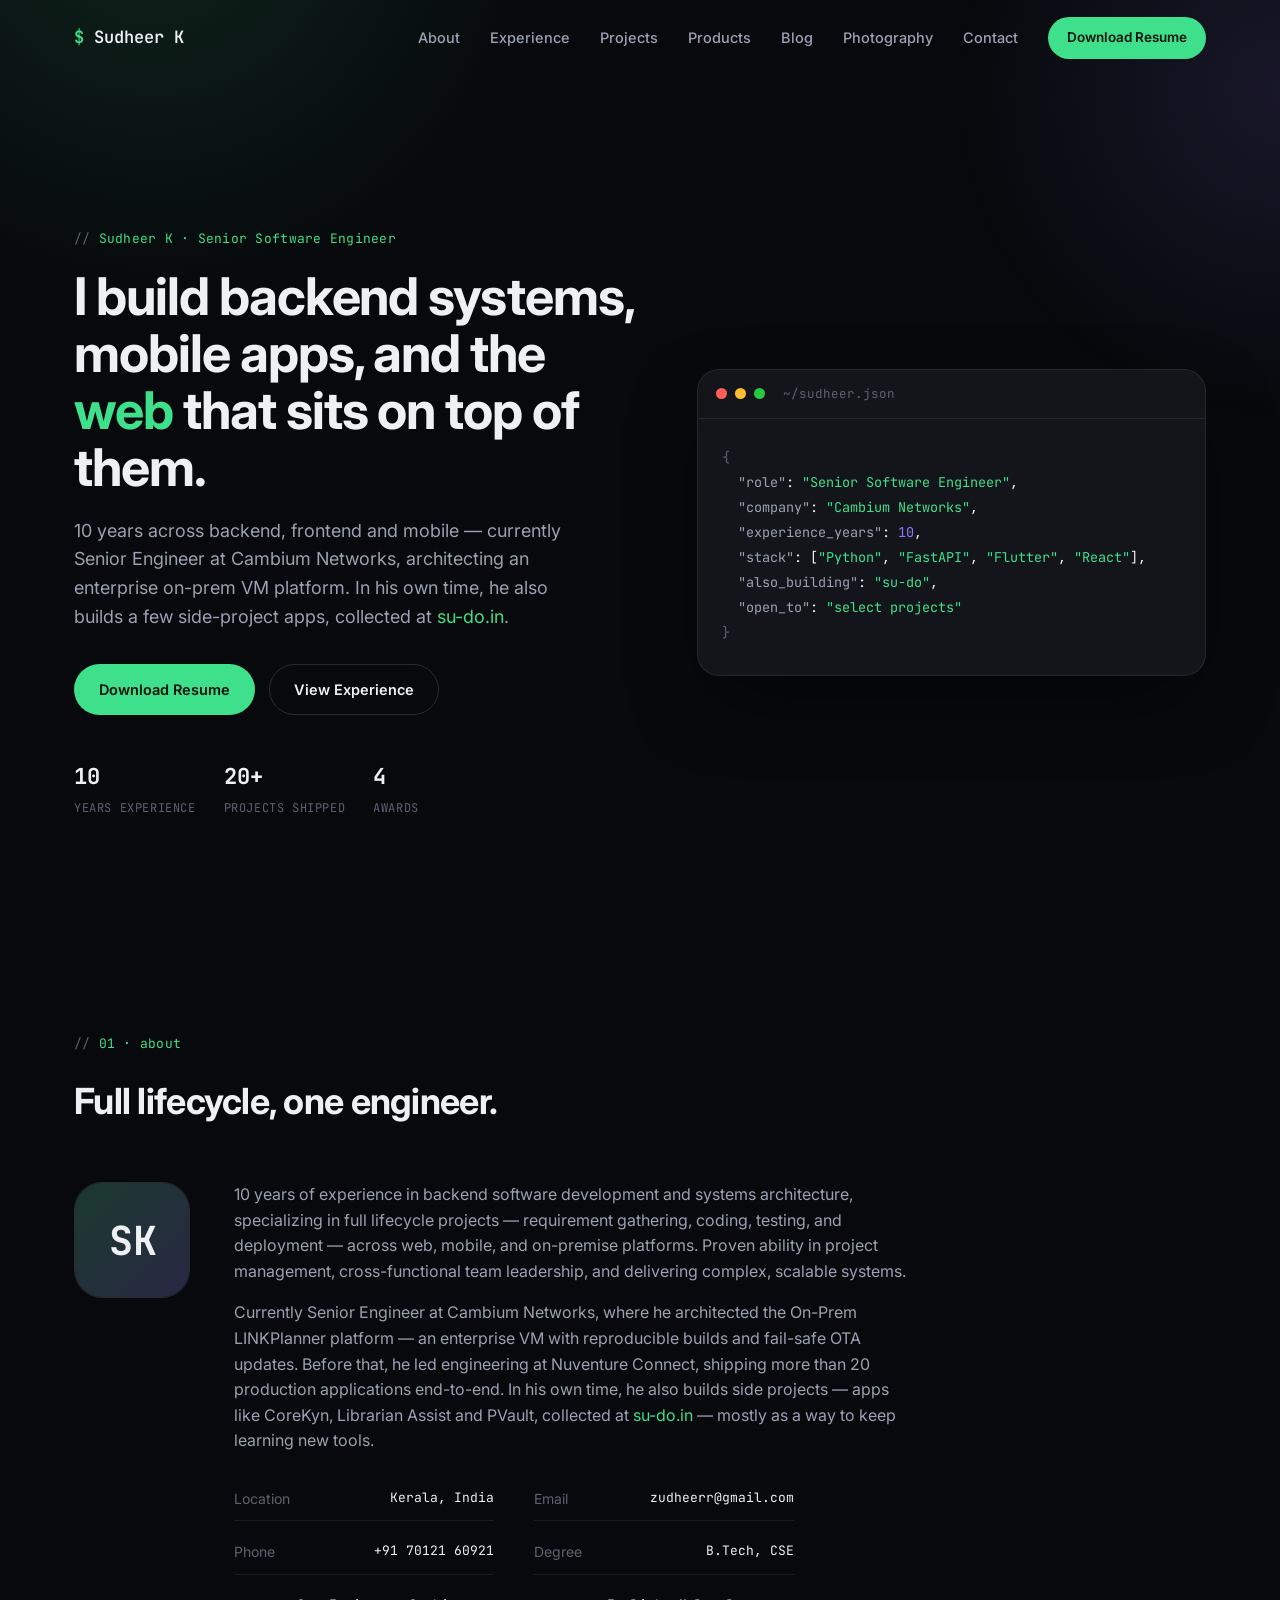
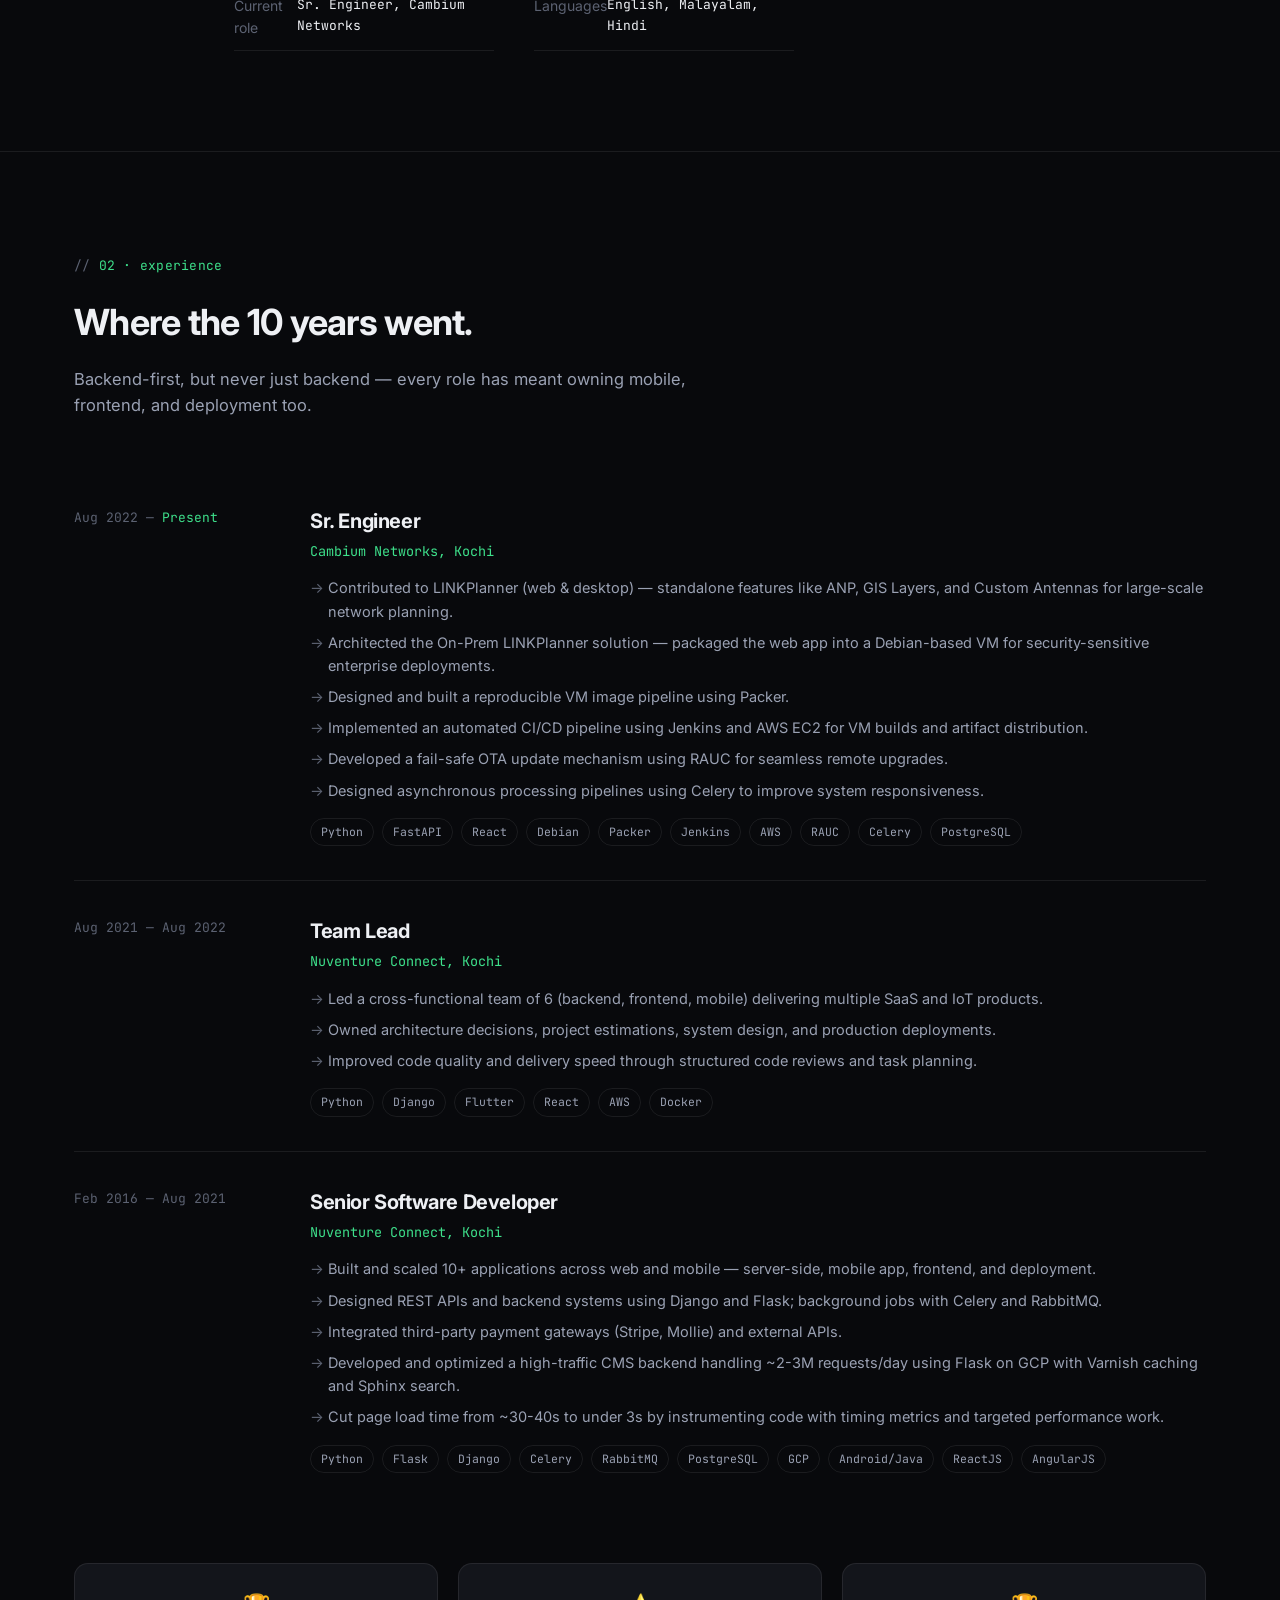
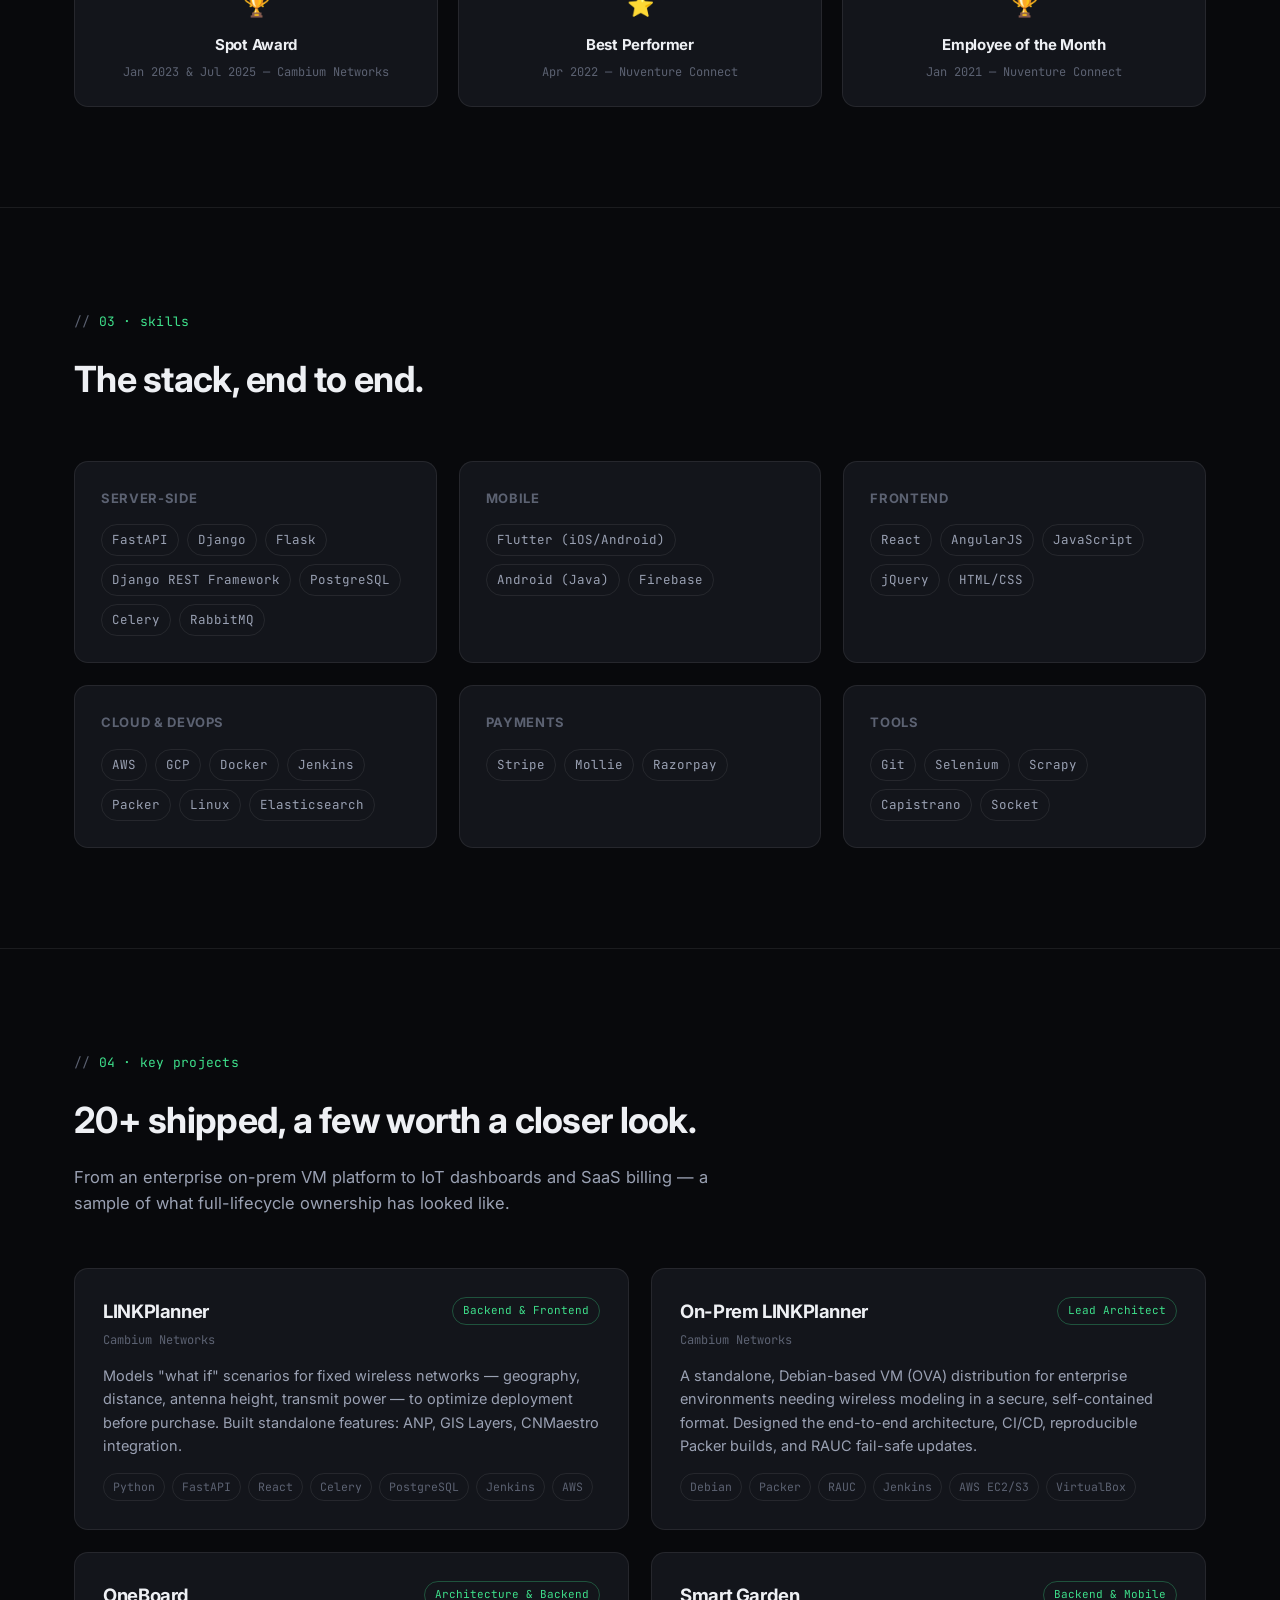
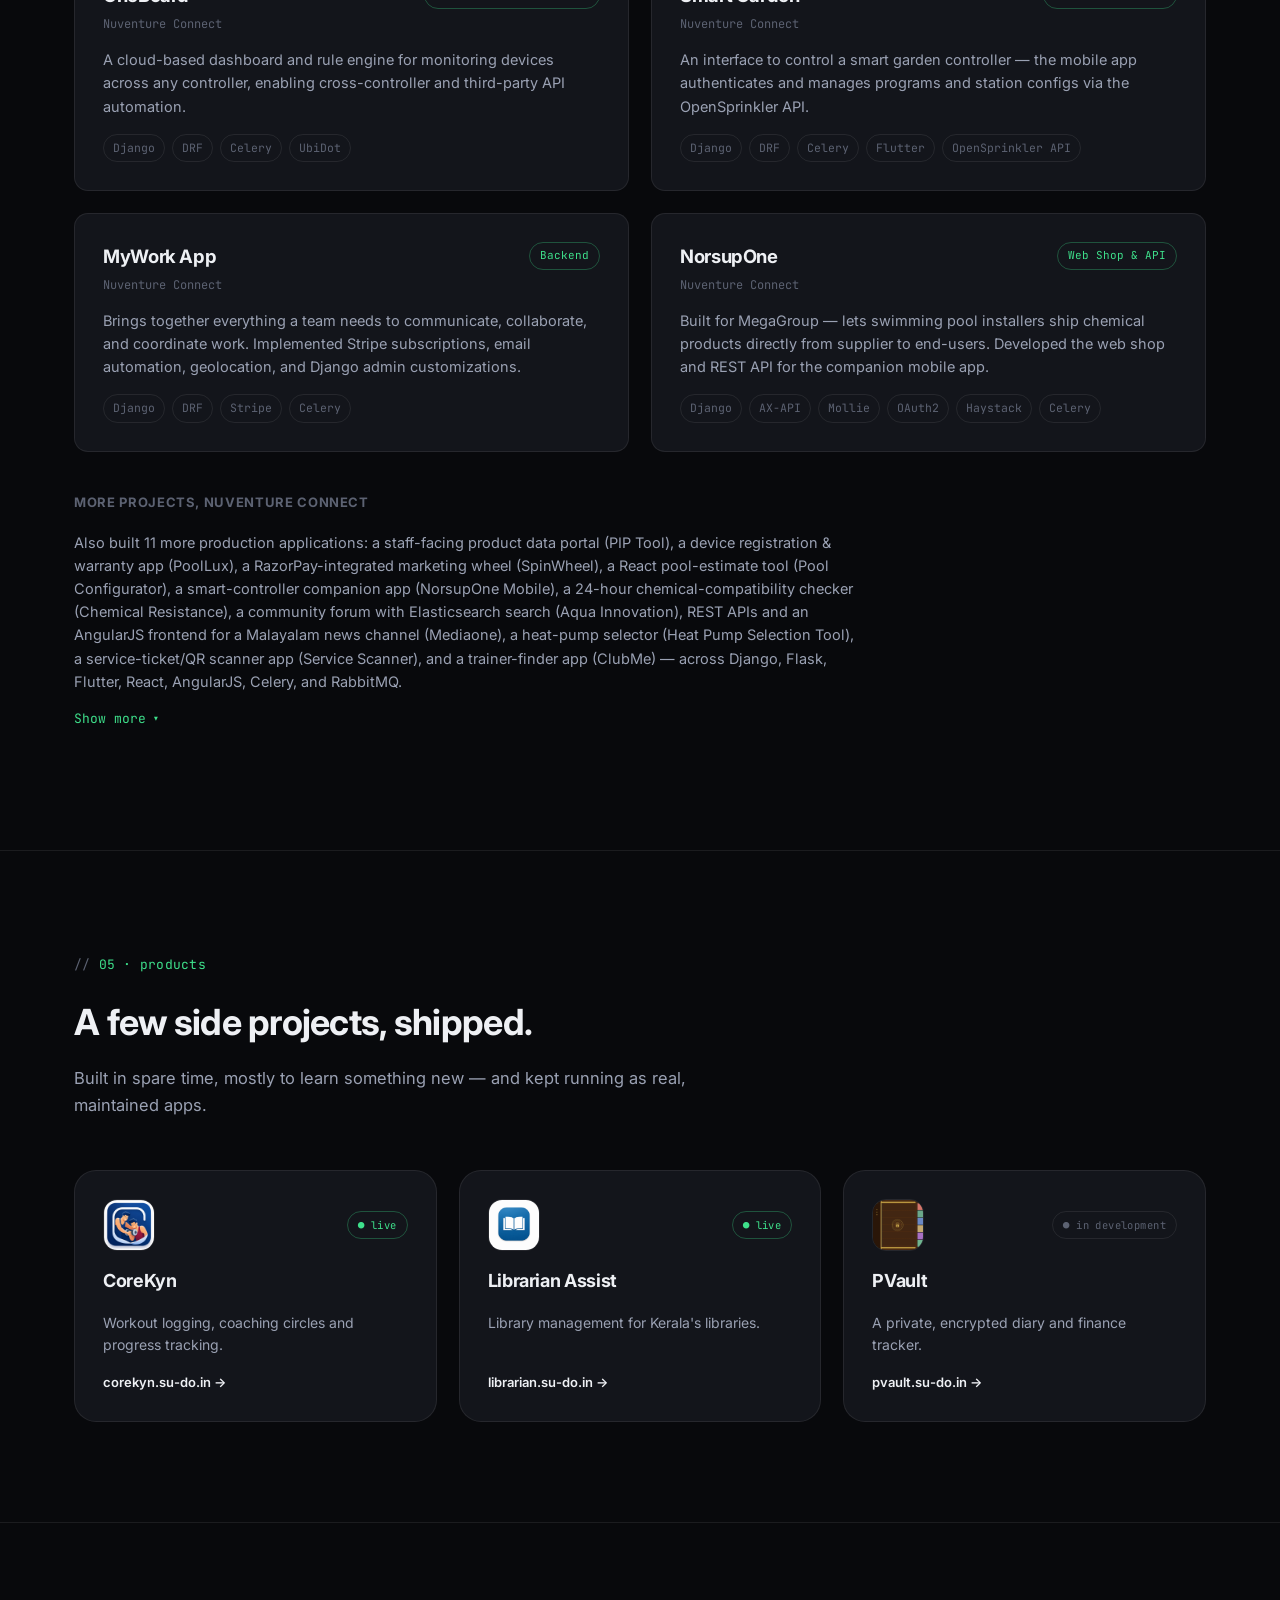
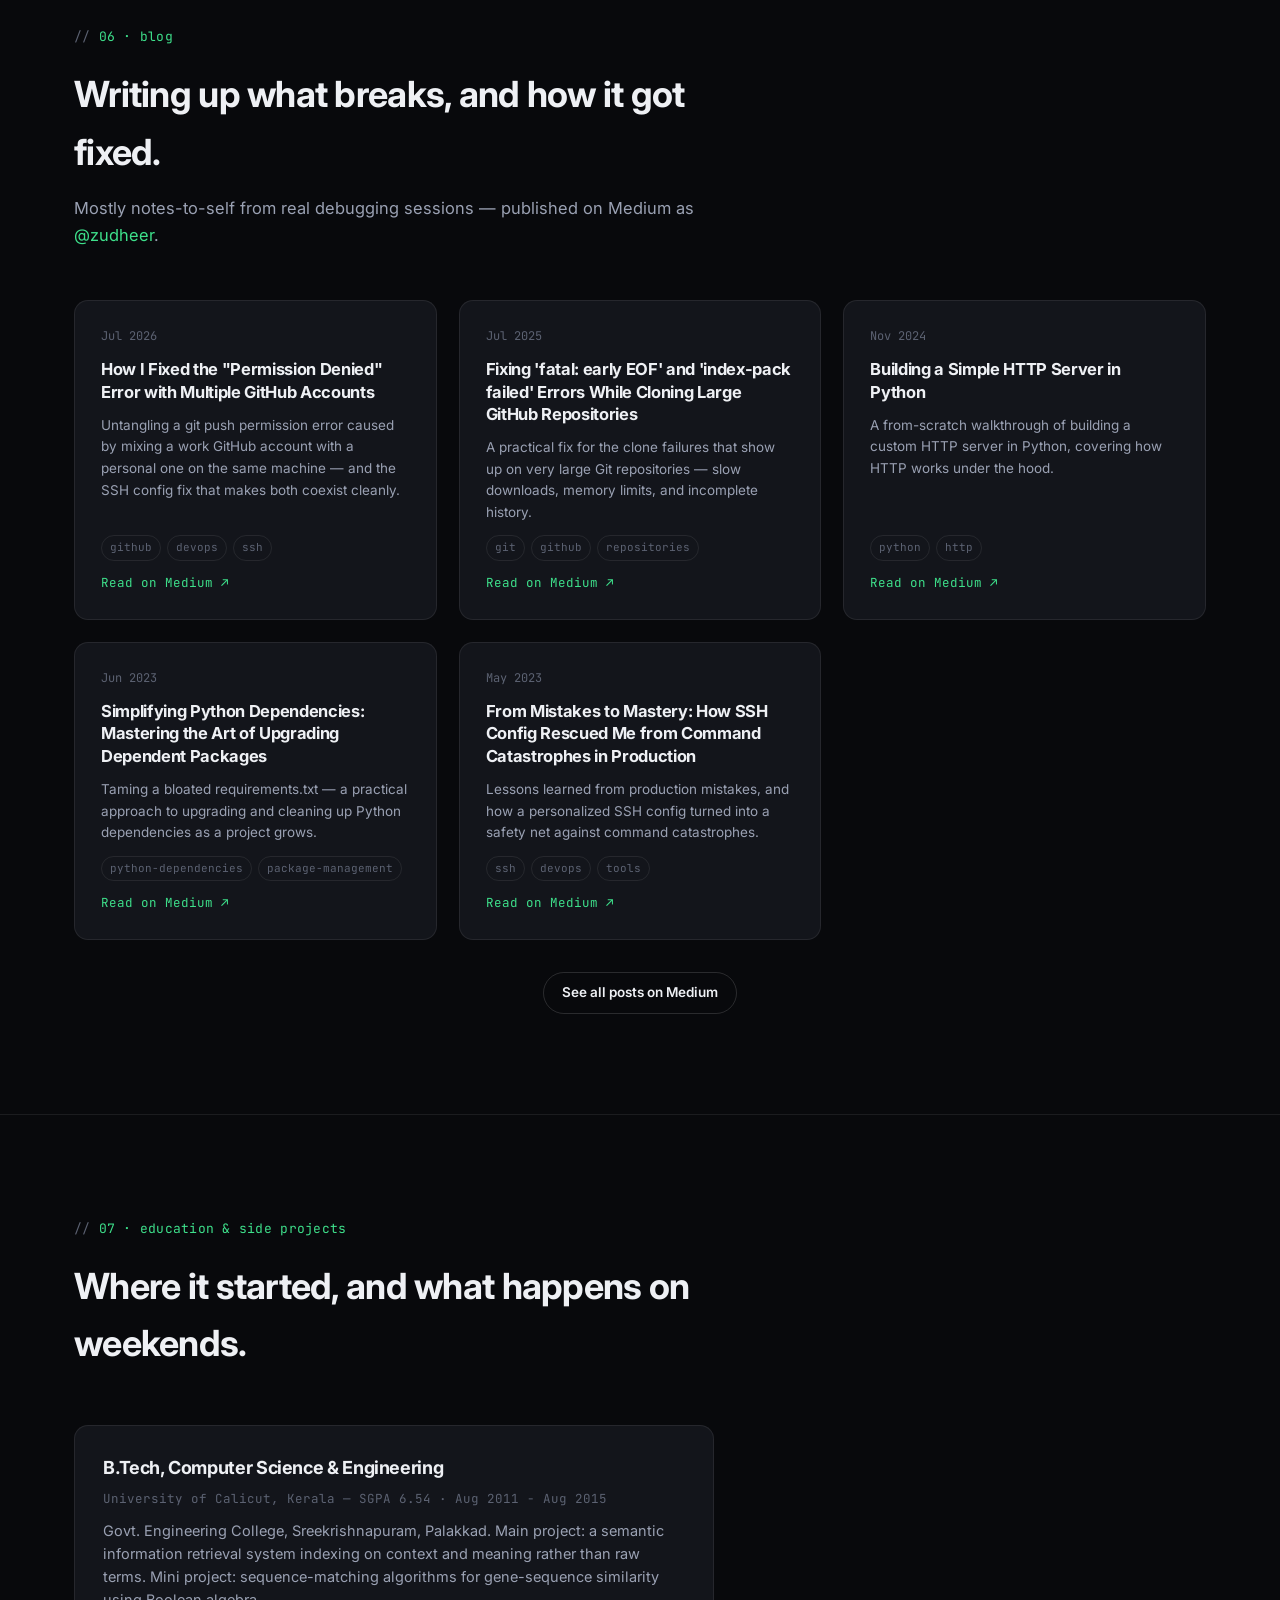
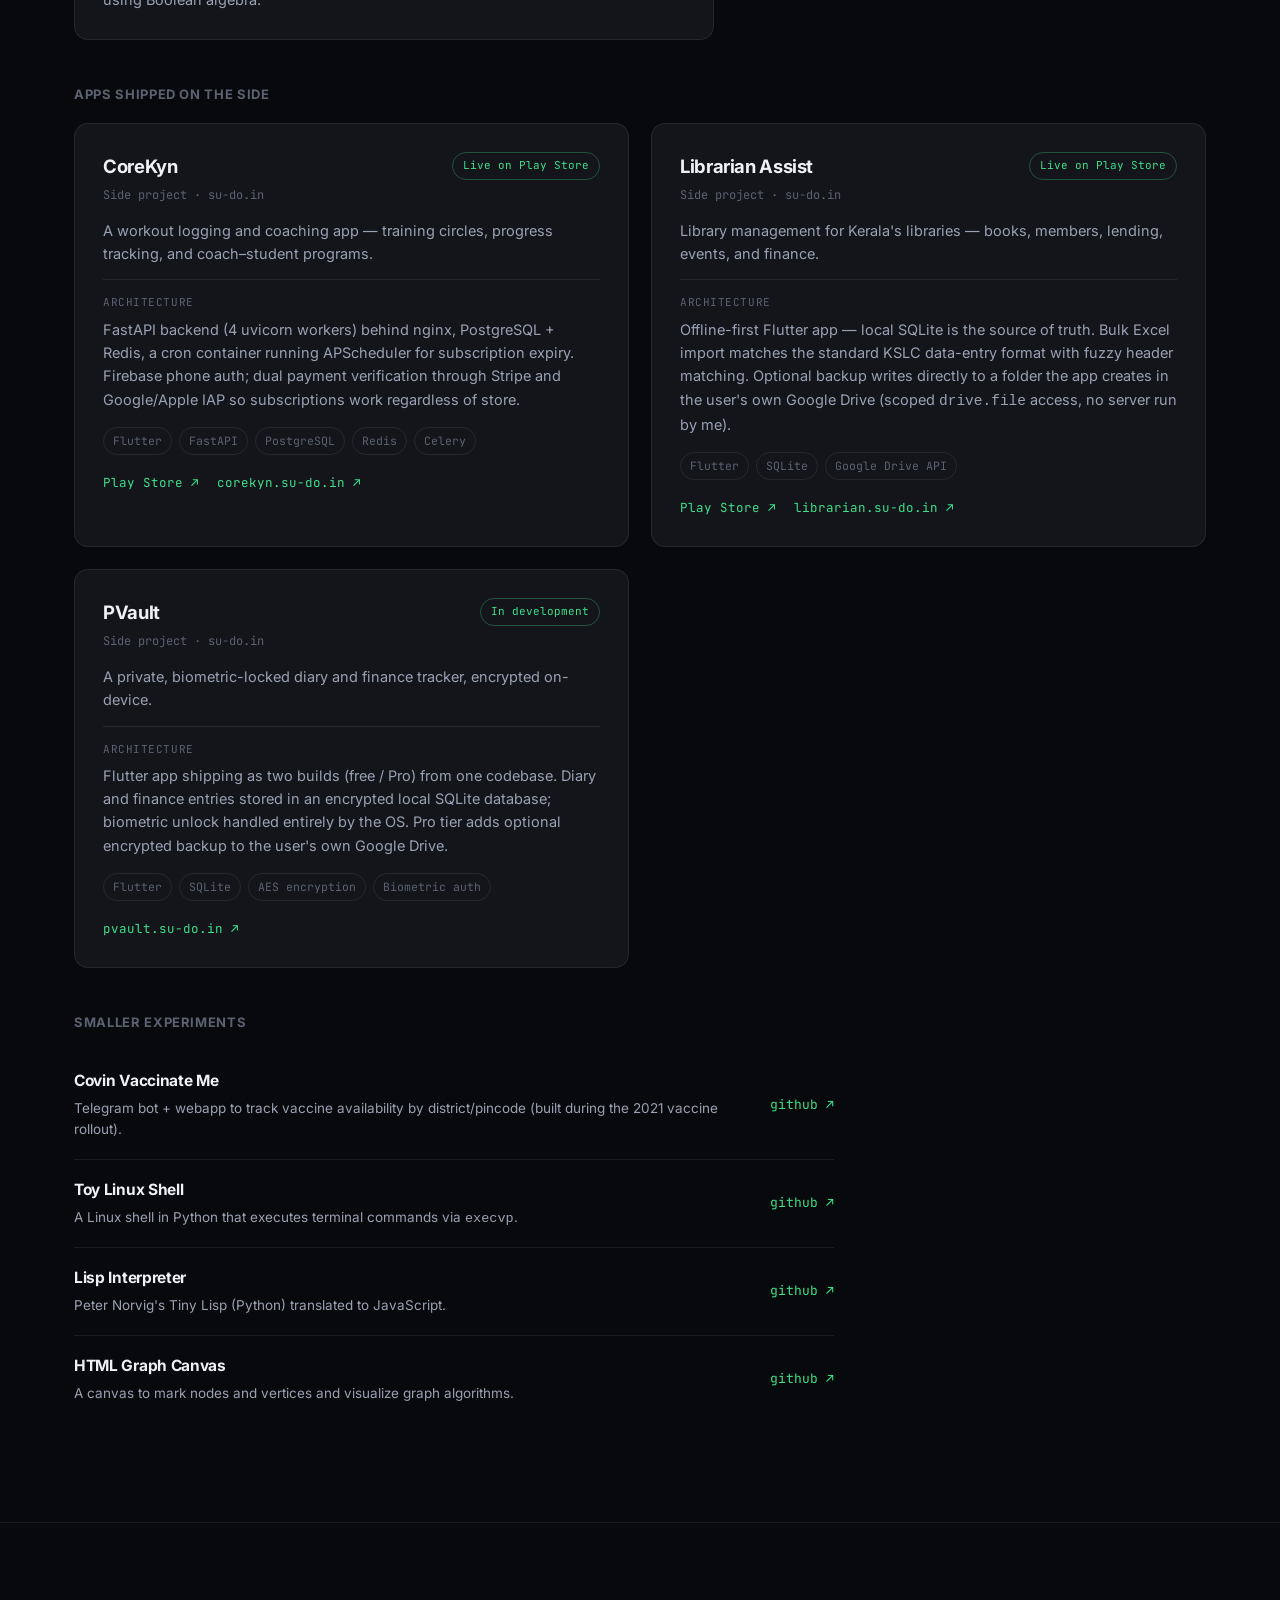
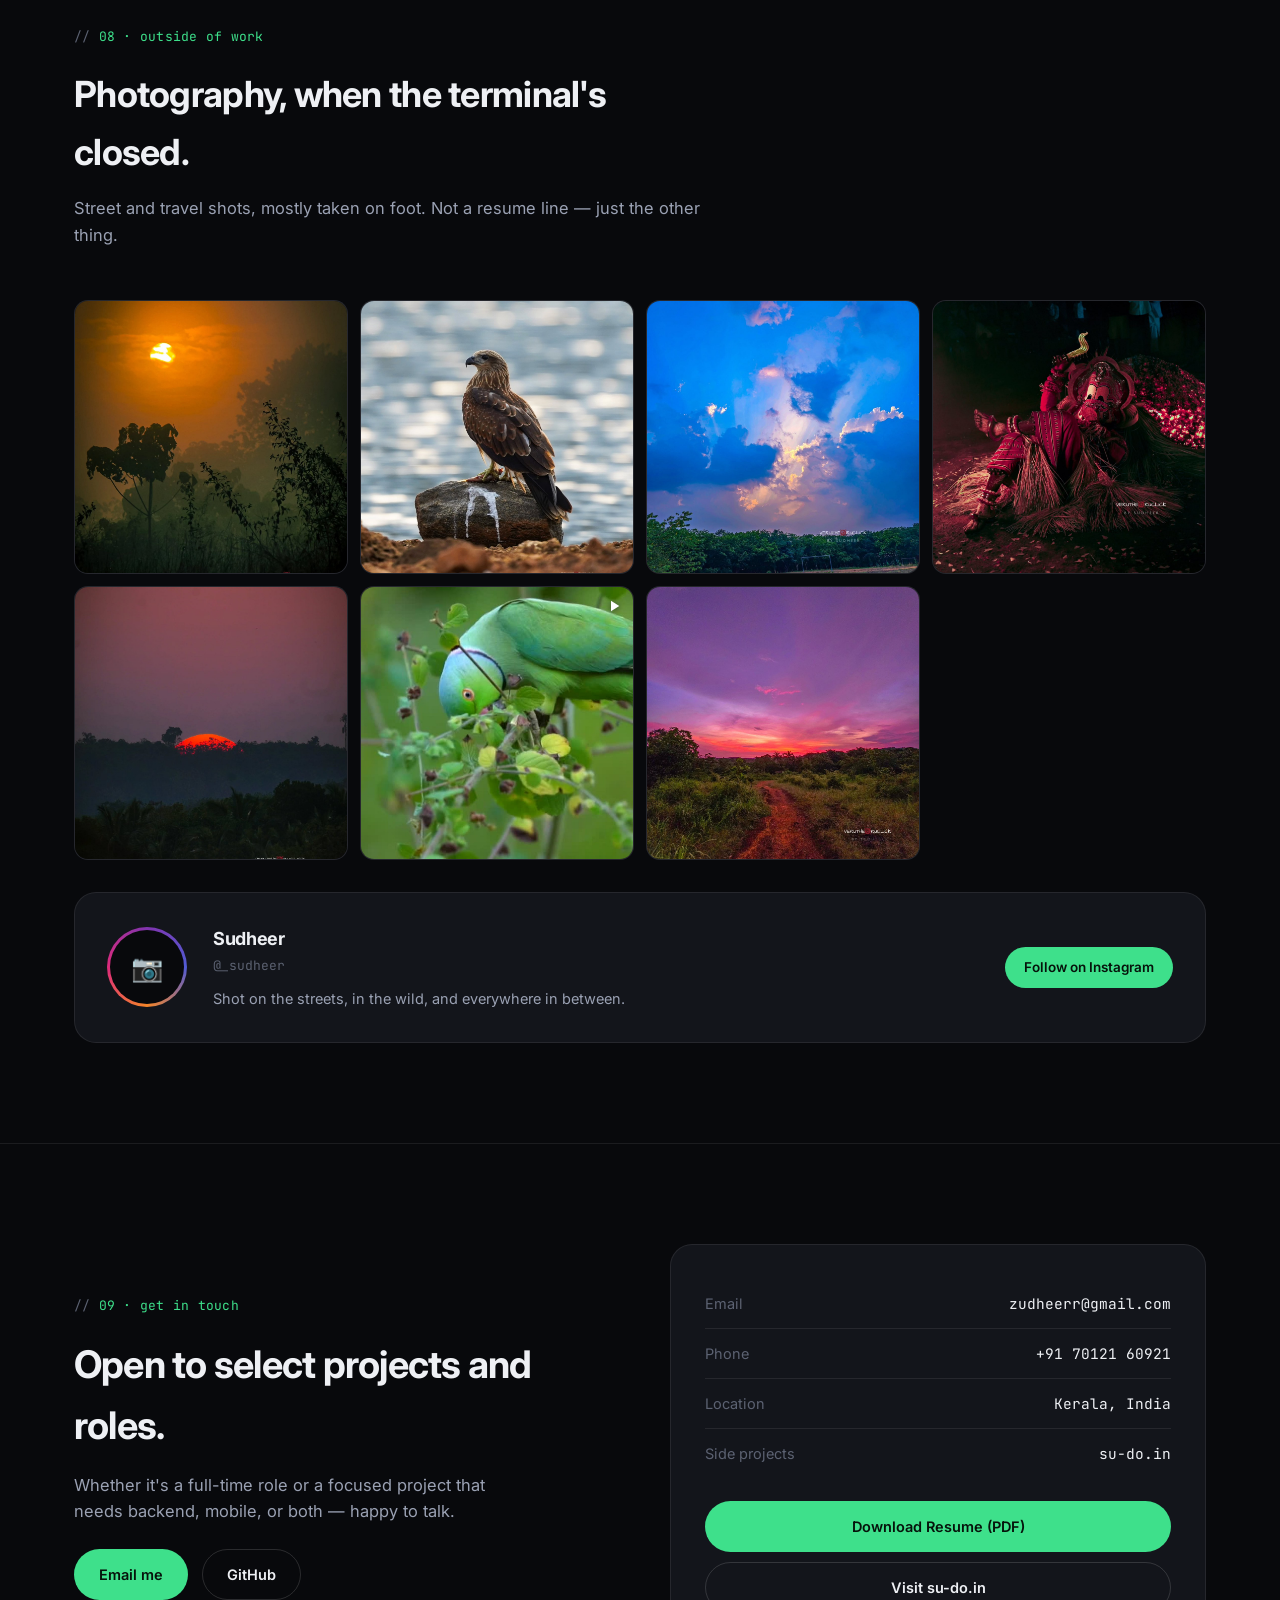
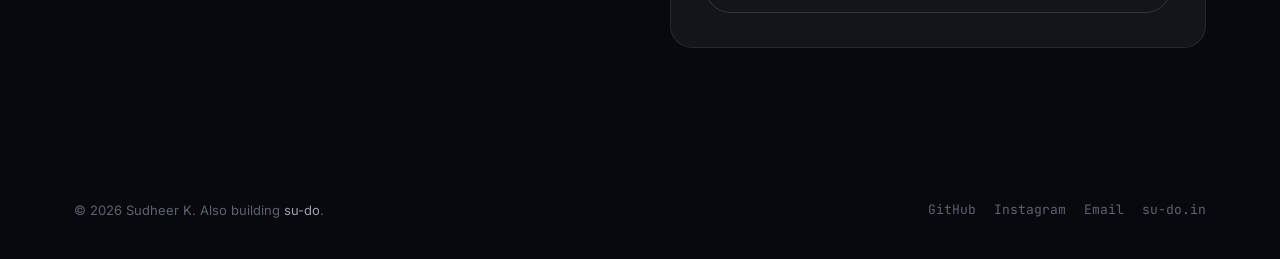
<file: index.html>
<!DOCTYPE html>
<html lang="en">
<head>
  <meta charset="utf-8">
  <meta name="viewport" content="width=device-width, initial-scale=1">
  <title>Sudheer K — Senior Software Engineer</title>
  <meta name="description" content="Sudheer K — Senior Software Engineer with 10 years building backend systems, mobile apps and web frontends. Currently at Cambium Networks.">
  <meta name="keywords" content="Sudheer K, Senior Software Engineer, backend engineer resume, Flutter developer, FastAPI developer, Django developer, Kerala software engineer">
  <link rel="canonical" href="https://sudheer.su-do.in/">

  <meta property="og:type" content="profile">
  <meta property="og:title" content="Sudheer K — Senior Software Engineer">
  <meta property="og:description" content="10 years building backend systems, mobile apps and web frontends. Currently Senior Engineer at Cambium Networks.">
  <meta property="og:url" content="https://sudheer.su-do.in/">
  <meta name="twitter:card" content="summary">

  <link href="assets/img/favicon.png" rel="icon">
  <link href="assets/img/apple-touch-icon.png" rel="apple-touch-icon">

  <link rel="preconnect" href="https://fonts.googleapis.com">
  <link rel="preconnect" href="https://fonts.gstatic.com" crossorigin>
  <link href="https://fonts.googleapis.com/css2?family=Inter:wght@400;500;600;700;800&family=JetBrains+Mono:wght@400;500;600;700&display=swap" rel="stylesheet">
  <link rel="stylesheet" href="assets/css/main.css">

  <script async src="https://www.googletagmanager.com/gtag/js?id=G-1FNRPSP1EM"></script>
  <script>
    window.dataLayer = window.dataLayer || [];
    function gtag(){dataLayer.push(arguments);}
    gtag('js', new Date());
    gtag('config', 'G-1FNRPSP1EM');
  </script>

  <script type="application/ld+json">
  {
    "@context": "https://schema.org",
    "@type": "Person",
    "name": "Sudheer K",
    "jobTitle": "Senior Software Engineer",
    "url": "https://sudheer.su-do.in",
    "email": "mailto:zudheerr@gmail.com",
    "worksFor": { "@type": "Organization", "name": "Cambium Networks" },
    "sameAs": ["https://github.com/zudheer", "https://su-do.in", "https://www.instagram.com/_sudheer/"]
  }
  </script>
</head>
<body>

  <nav class="nav">
    <div class="container">
      <a href="#top" class="brand"><span class="dot">$</span> Sudheer K</a>
      <ul class="nav-links" id="navLinks">
        <li><a href="#about">About</a></li>
        <li><a href="#experience">Experience</a></li>
        <li><a href="#projects">Projects</a></li>
        <li><a href="#products">Products</a></li>
        <li><a href="#blog">Blog</a></li>
        <li><a href="#photography">Photography</a></li>
        <li><a href="#contact">Contact</a></li>
        <li><a href="assets/files/Sudheer-K-Resume.pdf" target="_blank" class="btn btn-primary btn-sm">Download Resume</a></li>
      </ul>
      <button class="nav-toggle" id="navToggle" aria-label="Toggle menu">&#9776;</button>
    </div>
  </nav>

  <header class="hero" id="top">
    <div class="container hero-grid">
      <div class="reveal in">
        <div class="eyebrow">Sudheer K · Senior Software Engineer</div>
        <h1>I build backend systems, mobile apps, and the <span class="accent">web</span> that sits on top of them.</h1>
        <p class="hero-sub">
          10 years across backend, frontend and mobile — currently Senior Engineer at
          Cambium Networks, architecting an enterprise on-prem VM platform. In his own time,
          he also builds a few side-project apps, collected at
          <a href="https://su-do.in" target="_blank" rel="noopener" style="color:var(--accent)">su-do.in</a>.
        </p>
        <div class="hero-cta">
          <a href="assets/files/Sudheer-K-Resume.pdf" target="_blank" class="btn btn-primary">Download Resume</a>
          <a href="#experience" class="btn btn-ghost">View Experience</a>
        </div>
        <div class="hero-meta">
          <div><strong>10</strong><span>Years Experience</span></div>
          <div><strong>20+</strong><span>Projects Shipped</span></div>
          <div><strong>4</strong><span>Awards</span></div>
        </div>
      </div>

      <div class="reveal in">
        <div class="terminal">
          <div class="terminal-bar"><span></span><span></span><span></span><em>~/sudheer.json</em></div>
          <div class="terminal-body">
            <div><span class="c">{</span></div>
            <div>&nbsp;&nbsp;<span class="prop">"role"</span>: <span class="s">"Senior Software Engineer"</span>,</div>
            <div>&nbsp;&nbsp;<span class="prop">"company"</span>: <span class="s">"Cambium Networks"</span>,</div>
            <div>&nbsp;&nbsp;<span class="prop">"experience_years"</span>: <span class="k">10</span>,</div>
            <div>&nbsp;&nbsp;<span class="prop">"stack"</span>: [<span class="s">"Python"</span>, <span class="s">"FastAPI"</span>, <span class="s">"Flutter"</span>, <span class="s">"React"</span>],</div>
            <div>&nbsp;&nbsp;<span class="prop">"also_building"</span>: <span class="s">"su-do"</span>,</div>
            <div>&nbsp;&nbsp;<span class="prop">"open_to"</span>: <span class="s">"select projects"</span></div>
            <div><span class="c">}</span></div>
          </div>
        </div>
      </div>
    </div>
  </header>

  <section id="about">
    <div class="container">
      <div class="section-head reveal">
        <div class="eyebrow">01 · about</div>
        <h2>Full lifecycle, one engineer.</h2>
      </div>
      <div class="about-grid">
        <div class="avatar-mono reveal" aria-hidden="true">
          <svg width="116" height="116" viewBox="0 0 116 116">
            <defs>
              <linearGradient id="av" x1="0" y1="0" x2="1" y2="1">
                <stop offset="0" stop-color="#3ee08b"/>
                <stop offset="1" stop-color="#8b7bff"/>
              </linearGradient>
            </defs>
            <rect width="116" height="116" fill="#13151b"/>
            <rect width="116" height="116" fill="url(#av)" opacity="0.18"/>
            <text x="58" y="72" font-family="JetBrains Mono, monospace" font-size="40" font-weight="700" fill="#eef0f4" text-anchor="middle">SK</text>
          </svg>
        </div>
        <div class="about-copy reveal">
          <p>
            10 years of experience in backend software development and systems architecture,
            specializing in full lifecycle projects — requirement gathering, coding, testing, and
            deployment — across web, mobile, and on-premise platforms. Proven ability in project
            management, cross-functional team leadership, and delivering complex, scalable systems.
          </p>
          <p>
            Currently Senior Engineer at Cambium Networks, where he architected the On-Prem
            LINKPlanner platform — an enterprise VM with reproducible builds and fail-safe OTA
            updates. Before that, he led engineering at Nuventure Connect, shipping more than 20
            production applications end-to-end. In his own time, he also builds side projects —
            apps like CoreKyn, Librarian Assist and PVault, collected at
            <a href="https://su-do.in" target="_blank" rel="noopener" style="color:var(--accent)">su-do.in</a>
            — mostly as a way to keep learning new tools.
          </p>
          <div class="fact-grid">
            <div><span>Location</span><span>Kerala, India</span></div>
            <div><span>Email</span><span>zudheerr@gmail.com</span></div>
            <div><span>Phone</span><span>+91 70121 60921</span></div>
            <div><span>Degree</span><span>B.Tech, CSE</span></div>
            <div><span>Current role</span><span>Sr. Engineer, Cambium Networks</span></div>
            <div><span>Languages</span><span>English, Malayalam, Hindi</span></div>
          </div>
        </div>
      </div>
    </div>
  </section>

  <section id="experience">
    <div class="container">
      <div class="section-head reveal">
        <div class="eyebrow">02 · experience</div>
        <h2>Where the 10 years went.</h2>
        <p>Backend-first, but never just backend — every role has meant owning mobile, frontend, and deployment too.</p>
      </div>

      <div class="timeline">
        <div class="tl-item reveal">
          <div class="tl-when">Aug 2022 &mdash; <span class="current">Present</span></div>
          <div class="tl-role">
            <h3>Sr. Engineer</h3>
            <span class="company">Cambium Networks, Kochi</span>
            <ul>
              <li>Contributed to LINKPlanner (web &amp; desktop) — standalone features like ANP, GIS Layers, and Custom Antennas for large-scale network planning.</li>
              <li>Architected the On-Prem LINKPlanner solution — packaged the web app into a Debian-based VM for security-sensitive enterprise deployments.</li>
              <li>Designed and built a reproducible VM image pipeline using Packer.</li>
              <li>Implemented an automated CI/CD pipeline using Jenkins and AWS EC2 for VM builds and artifact distribution.</li>
              <li>Developed a fail-safe OTA update mechanism using RAUC for seamless remote upgrades.</li>
              <li>Designed asynchronous processing pipelines using Celery to improve system responsiveness.</li>
            </ul>
            <div class="tags"><span>Python</span><span>FastAPI</span><span>React</span><span>Debian</span><span>Packer</span><span>Jenkins</span><span>AWS</span><span>RAUC</span><span>Celery</span><span>PostgreSQL</span></div>
          </div>
        </div>

        <div class="tl-item reveal">
          <div class="tl-when">Aug 2021 &mdash; Aug 2022</div>
          <div class="tl-role">
            <h3>Team Lead</h3>
            <span class="company">Nuventure Connect, Kochi</span>
            <ul>
              <li>Led a cross-functional team of 6 (backend, frontend, mobile) delivering multiple SaaS and IoT products.</li>
              <li>Owned architecture decisions, project estimations, system design, and production deployments.</li>
              <li>Improved code quality and delivery speed through structured code reviews and task planning.</li>
            </ul>
            <div class="tags"><span>Python</span><span>Django</span><span>Flutter</span><span>React</span><span>AWS</span><span>Docker</span></div>
          </div>
        </div>

        <div class="tl-item reveal">
          <div class="tl-when">Feb 2016 &mdash; Aug 2021</div>
          <div class="tl-role">
            <h3>Senior Software Developer</h3>
            <span class="company">Nuventure Connect, Kochi</span>
            <ul>
              <li>Built and scaled 10+ applications across web and mobile — server-side, mobile app, frontend, and deployment.</li>
              <li>Designed REST APIs and backend systems using Django and Flask; background jobs with Celery and RabbitMQ.</li>
              <li>Integrated third-party payment gateways (Stripe, Mollie) and external APIs.</li>
              <li>Developed and optimized a high-traffic CMS backend handling ~2-3M requests/day using Flask on GCP with Varnish caching and Sphinx search.</li>
              <li>Cut page load time from ~30-40s to under 3s by instrumenting code with timing metrics and targeted performance work.</li>
            </ul>
            <div class="tags"><span>Python</span><span>Flask</span><span>Django</span><span>Celery</span><span>RabbitMQ</span><span>PostgreSQL</span><span>GCP</span><span>Android/Java</span><span>ReactJS</span><span>AngularJS</span></div>
          </div>
        </div>
      </div>

      <div class="achv-row reveal" style="margin-top:56px;">
        <div class="achv-card">
          <div class="icon">&#127942;</div>
          <h4>Spot Award</h4>
          <span>Jan 2023 &amp; Jul 2025 &mdash; Cambium Networks</span>
        </div>
        <div class="achv-card">
          <div class="icon">&#11088;</div>
          <h4>Best Performer</h4>
          <span>Apr 2022 &mdash; Nuventure Connect</span>
        </div>
        <div class="achv-card">
          <div class="icon">&#127942;</div>
          <h4>Employee of the Month</h4>
          <span>Jan 2021 &mdash; Nuventure Connect</span>
        </div>
      </div>
    </div>
  </section>

  <section id="skills">
    <div class="container">
      <div class="section-head reveal">
        <div class="eyebrow">03 · skills</div>
        <h2>The stack, end to end.</h2>
      </div>
      <div class="skill-groups">
        <div class="skill-card reveal">
          <h4>Server-side</h4>
          <div class="tags"><span>FastAPI</span><span>Django</span><span>Flask</span><span>Django REST Framework</span><span>PostgreSQL</span><span>Celery</span><span>RabbitMQ</span></div>
        </div>
        <div class="skill-card reveal">
          <h4>Mobile</h4>
          <div class="tags"><span>Flutter (iOS/Android)</span><span>Android (Java)</span><span>Firebase</span></div>
        </div>
        <div class="skill-card reveal">
          <h4>Frontend</h4>
          <div class="tags"><span>React</span><span>AngularJS</span><span>JavaScript</span><span>jQuery</span><span>HTML/CSS</span></div>
        </div>
        <div class="skill-card reveal">
          <h4>Cloud &amp; DevOps</h4>
          <div class="tags"><span>AWS</span><span>GCP</span><span>Docker</span><span>Jenkins</span><span>Packer</span><span>Linux</span><span>Elasticsearch</span></div>
        </div>
        <div class="skill-card reveal">
          <h4>Payments</h4>
          <div class="tags"><span>Stripe</span><span>Mollie</span><span>Razorpay</span></div>
        </div>
        <div class="skill-card reveal">
          <h4>Tools</h4>
          <div class="tags"><span>Git</span><span>Selenium</span><span>Scrapy</span><span>Capistrano</span><span>Socket</span></div>
        </div>
      </div>
    </div>
  </section>

  <section id="projects">
    <div class="container">
      <div class="section-head reveal">
        <div class="eyebrow">04 · key projects</div>
        <h2>20+ shipped, a few worth a closer look.</h2>
        <p>From an enterprise on-prem VM platform to IoT dashboards and SaaS billing — a sample of what full-lifecycle ownership has looked like.</p>
      </div>

      <div class="projects-grid">
        <div class="project-card reveal">
          <div class="top">
            <div><h3>LINKPlanner</h3><span class="org">Cambium Networks</span></div>
            <span class="role-pill">Backend &amp; Frontend</span>
          </div>
          <p>Models "what if" scenarios for fixed wireless networks — geography, distance, antenna height, transmit power — to optimize deployment before purchase. Built standalone features: ANP, GIS Layers, CNMaestro integration.</p>
          <div class="tags"><span>Python</span><span>FastAPI</span><span>React</span><span>Celery</span><span>PostgreSQL</span><span>Jenkins</span><span>AWS</span></div>
        </div>

        <div class="project-card reveal">
          <div class="top">
            <div><h3>On-Prem LINKPlanner</h3><span class="org">Cambium Networks</span></div>
            <span class="role-pill">Lead Architect</span>
          </div>
          <p>A standalone, Debian-based VM (OVA) distribution for enterprise environments needing wireless modeling in a secure, self-contained format. Designed the end-to-end architecture, CI/CD, reproducible Packer builds, and RAUC fail-safe updates.</p>
          <div class="tags"><span>Debian</span><span>Packer</span><span>RAUC</span><span>Jenkins</span><span>AWS EC2/S3</span><span>VirtualBox</span></div>
        </div>

        <div class="project-card reveal">
          <div class="top">
            <div><h3>OneBoard</h3><span class="org">Nuventure Connect</span></div>
            <span class="role-pill">Architecture &amp; Backend</span>
          </div>
          <p>A cloud-based dashboard and rule engine for monitoring devices across any controller, enabling cross-controller and third-party API automation.</p>
          <div class="tags"><span>Django</span><span>DRF</span><span>Celery</span><span>UbiDot</span></div>
        </div>

        <div class="project-card reveal">
          <div class="top">
            <div><h3>Smart Garden</h3><span class="org">Nuventure Connect</span></div>
            <span class="role-pill">Backend &amp; Mobile</span>
          </div>
          <p>An interface to control a smart garden controller — the mobile app authenticates and manages programs and station configs via the OpenSprinkler API.</p>
          <div class="tags"><span>Django</span><span>DRF</span><span>Celery</span><span>Flutter</span><span>OpenSprinkler API</span></div>
        </div>

        <div class="project-card reveal">
          <div class="top">
            <div><h3>MyWork App</h3><span class="org">Nuventure Connect</span></div>
            <span class="role-pill">Backend</span>
          </div>
          <p>Brings together everything a team needs to communicate, collaborate, and coordinate work. Implemented Stripe subscriptions, email automation, geolocation, and Django admin customizations.</p>
          <div class="tags"><span>Django</span><span>DRF</span><span>Stripe</span><span>Celery</span></div>
        </div>

        <div class="project-card reveal">
          <div class="top">
            <div><h3>NorsupOne</h3><span class="org">Nuventure Connect</span></div>
            <span class="role-pill">Web Shop &amp; API</span>
          </div>
          <p>Built for MegaGroup — lets swimming pool installers ship chemical products directly from supplier to end-users. Developed the web shop and REST API for the companion mobile app.</p>
          <div class="tags"><span>Django</span><span>AX-API</span><span>Mollie</span><span>OAuth2</span><span>Haystack</span><span>Celery</span></div>
        </div>
      </div>

      <div class="more-projects reveal">
        <h3>More projects, Nuventure Connect</h3>
        <p class="more-summary">
          Also built 11 more production applications: a staff-facing product data portal (PIP
          Tool), a device registration &amp; warranty app (PoolLux), a RazorPay-integrated
          marketing wheel (SpinWheel), a React pool-estimate tool (Pool Configurator), a
          smart-controller companion app (NorsupOne Mobile), a 24-hour chemical-compatibility
          checker (Chemical Resistance), a community forum with Elasticsearch search (Aqua
          Innovation), REST APIs and an AngularJS frontend for a Malayalam news channel
          (Mediaone), a heat-pump selector (Heat Pump Selection Tool), a service-ticket/QR
          scanner app (Service Scanner), and a trainer-finder app (ClubMe) — across Django,
          Flask, Flutter, React, AngularJS, Celery, and RabbitMQ.
        </p>

        <details class="more-details">
          <summary>
            <span class="more-label">Show more</span><span class="less-label">Show less</span>
            <span class="chevron">&#9662;</span>
          </summary>
          <div class="more-grid">
            <div class="more-item">
              <h5>Product Information Portal</h5>
              <p>Staff-facing product data portal pulling from Perfion, organized per parent item.</p>
              <span class="org">Django · Celery · XlsxWriter</span>
            </div>
            <div class="more-item">
              <h5>PoolLux</h5>
              <p>Mobile app for device registration and warranty/service requests.</p>
              <span class="org">Django · DRF · Flutter</span>
            </div>
            <div class="more-item">
              <h5>SpinWheel</h5>
              <p>Marketing app offering prizes/discounts to site visitors via a freebie wheel.</p>
              <span class="org">Django · RazorPay</span>
            </div>
            <div class="more-item">
              <h5>Pool Configurator</h5>
              <p>React web app helping customers enquire and generate pool estimates.</p>
              <span class="org">Django · DRF · ReactJS</span>
            </div>
            <div class="more-item">
              <h5>NorsupOne Mobile</h5>
              <p>App to control smart controllers — provisioning, sensor calibration.</p>
              <span class="org">Flutter · Dart</span>
            </div>
            <div class="more-item">
              <h5>Chemical Resistance</h5>
              <p>Built in 24 hours — checks item suitability for a given chemical or fluid.</p>
              <span class="org">Django</span>
            </div>
            <div class="more-item">
              <h5>Aqua Innovation</h5>
              <p>A forum where innovators meet customers and professionals.</p>
              <span class="org">Django Machina · Haystack · Celery</span>
            </div>
            <div class="more-item">
              <h5>Mediaone</h5>
              <p>RESTful APIs and frontend logic for a Malayalam news channel's web/mobile services.</p>
              <span class="org">DRF · AngularJS · Elasticsearch</span>
            </div>
            <div class="more-item">
              <h5>Heat Pump Selection Tool</h5>
              <p>Mobile app to select the most economical heat pump for given specs.</p>
              <span class="org">Django · DRF · Flutter</span>
            </div>
            <div class="more-item">
              <h5>Service Scanner</h5>
              <p>App for MegaGroup's service center to view/update tickets and scan/generate QR labels.</p>
              <span class="org">Flutter · Dart</span>
            </div>
            <div class="more-item">
              <h5>ClubMe</h5>
              <p>Trainer-finder app — Android features and rich-text post creation for the web.</p>
              <span class="org">Android · Firebase · Django</span>
            </div>
          </div>
        </details>
      </div>
    </div>
  </section>

  <section id="products">
    <div class="container">
      <div class="section-head reveal">
        <div class="eyebrow">05 · products</div>
        <h2>A few side projects, shipped.</h2>
        <p>Built in spare time, mostly to learn something new — and kept running as real, maintained apps.</p>
      </div>
      <div class="products-grid">
        <a class="product-card reveal" href="https://corekyn.su-do.in" target="_blank" rel="noopener">
          <div class="icon-wrap">
            <div class="icon"><img src="assets/img/apps/corekyn/icon.png" alt="CoreKyn icon"></div>
            <span class="status-pill live">&#9679; live</span>
          </div>
          <h3>CoreKyn</h3>
          <p class="desc">Workout logging, coaching circles and progress tracking.</p>
          <span class="visit">corekyn.su-do.in &rarr;</span>
        </a>
        <a class="product-card reveal" href="https://librarian.su-do.in" target="_blank" rel="noopener">
          <div class="icon-wrap">
            <div class="icon"><img src="assets/img/apps/librarian_assist/icon.png" alt="Librarian Assist icon"></div>
            <span class="status-pill live">&#9679; live</span>
          </div>
          <h3>Librarian Assist</h3>
          <p class="desc">Library management for Kerala's libraries.</p>
          <span class="visit">librarian.su-do.in &rarr;</span>
        </a>
        <a class="product-card reveal" href="https://pvault.su-do.in" target="_blank" rel="noopener">
          <div class="icon-wrap">
            <div class="icon"><img src="assets/img/apps/pvault/icon.png" alt="PVault icon"></div>
            <span class="status-pill">&#9679; in development</span>
          </div>
          <h3>PVault</h3>
          <p class="desc">A private, encrypted diary and finance tracker.</p>
          <span class="visit">pvault.su-do.in &rarr;</span>
        </a>
      </div>
    </div>
  </section>

  <section id="blog">
    <div class="container">
      <div class="section-head reveal">
        <div class="eyebrow">06 · blog</div>
        <h2>Writing up what breaks, and how it got fixed.</h2>
        <p>Mostly notes-to-self from real debugging sessions — published on Medium as <a href="https://medium.com/@zudheer" target="_blank" rel="noopener" style="color:var(--accent)">@zudheer</a>.</p>
      </div>

      <!-- BLOG:START — regenerated by scripts/update_blog.py from https://medium.com/feed/@zudheer. Don't hand-edit inside these markers; edits get overwritten next run. -->
      <div class="blog-grid reveal">
        <a class="blog-card" href="https://medium.com/@zudheer/how-i-fixed-the-permission-denied-error-with-multiple-github-accounts-d7e77bd19cea" target="_blank" rel="noopener">
          <span class="date">Jul 2026</span>
          <h3>How I Fixed the "Permission Denied" Error with Multiple GitHub Accounts</h3>
          <p>Untangling a git push permission error caused by mixing a work GitHub account with a personal one on the same machine — and the SSH config fix that makes both coexist cleanly.</p>
          <div class="tags"><span>github</span><span>devops</span><span>ssh</span></div>
          <span class="read">Read on Medium &#8599;</span>
        </a>
        <a class="blog-card" href="https://medium.com/@zudheer/fixing-fatal-early-eof-and-index-pack-failed-errors-while-cloning-large-github-repositories-958d3a9b95ac" target="_blank" rel="noopener">
          <span class="date">Jul 2025</span>
          <h3>Fixing 'fatal: early EOF' and 'index-pack failed' Errors While Cloning Large GitHub Repositories</h3>
          <p>A practical fix for the clone failures that show up on very large Git repositories — slow downloads, memory limits, and incomplete history.</p>
          <div class="tags"><span>git</span><span>github</span><span>repositories</span></div>
          <span class="read">Read on Medium &#8599;</span>
        </a>
        <a class="blog-card" href="https://medium.com/@zudheer/building-a-simple-http-server-in-python-be3def21daa0" target="_blank" rel="noopener">
          <span class="date">Nov 2024</span>
          <h3>Building a Simple HTTP Server in Python</h3>
          <p>A from-scratch walkthrough of building a custom HTTP server in Python, covering how HTTP works under the hood.</p>
          <div class="tags"><span>python</span><span>http</span></div>
          <span class="read">Read on Medium &#8599;</span>
        </a>
        <a class="blog-card" href="https://medium.com/@zudheer/simplifying-python-dependencies-mastering-the-art-of-upgrading-dependent-packages-2c6ea22b6571" target="_blank" rel="noopener">
          <span class="date">Jun 2023</span>
          <h3>Simplifying Python Dependencies: Mastering the Art of Upgrading Dependent Packages</h3>
          <p>Taming a bloated requirements.txt — a practical approach to upgrading and cleaning up Python dependencies as a project grows.</p>
          <div class="tags"><span>python-dependencies</span><span>package-management</span></div>
          <span class="read">Read on Medium &#8599;</span>
        </a>
        <a class="blog-card" href="https://medium.com/@zudheer/from-mistakes-to-mastery-how-ssh-config-rescued-me-from-command-catastrophes-in-production-907f0e9337e8" target="_blank" rel="noopener">
          <span class="date">May 2023</span>
          <h3>From Mistakes to Mastery: How SSH Config Rescued Me from Command Catastrophes in Production</h3>
          <p>Lessons learned from production mistakes, and how a personalized SSH config turned into a safety net against command catastrophes.</p>
          <div class="tags"><span>ssh</span><span>devops</span><span>tools</span></div>
          <span class="read">Read on Medium &#8599;</span>
        </a>
      </div>
      <!-- BLOG:END -->

      <div class="blog-more reveal">
        <a href="https://medium.com/@zudheer" target="_blank" rel="noopener" class="btn btn-ghost btn-sm">See all posts on Medium</a>
      </div>
    </div>
  </section>

  <section id="education">
    <div class="container">
      <div class="section-head reveal">
        <div class="eyebrow">07 · education &amp; side projects</div>
        <h2>Where it started, and what happens on weekends.</h2>
      </div>

      <div class="edu-card reveal">
        <h3>B.Tech, Computer Science &amp; Engineering</h3>
        <span class="when">University of Calicut, Kerala &mdash; SGPA 6.54 &middot; Aug 2011 - Aug 2015</span>
        <p>Govt. Engineering College, Sreekrishnapuram, Palakkad. Main project: a semantic information retrieval system indexing on context and meaning rather than raw terms. Mini project: sequence-matching algorithms for gene-sequence similarity using Boolean algebra.</p>
      </div>

      <h3 class="subsection-label reveal">Apps shipped on the side</h3>
      <div class="projects-grid reveal">
        <div class="project-card">
          <div class="top">
            <div><h3>CoreKyn</h3><span class="org">Side project &middot; su-do.in</span></div>
            <span class="role-pill">Live on Play Store</span>
          </div>
          <p>A workout logging and coaching app — training circles, progress tracking, and coach&ndash;student programs.</p>
          <div class="arch">
            <span>Architecture</span>
            <p>FastAPI backend (4 uvicorn workers) behind nginx, PostgreSQL + Redis, a cron container running APScheduler for subscription expiry. Firebase phone auth; dual payment verification through Stripe and Google/Apple IAP so subscriptions work regardless of store.</p>
          </div>
          <div class="tags"><span>Flutter</span><span>FastAPI</span><span>PostgreSQL</span><span>Redis</span><span>Celery</span></div>
          <div class="actions">
            <a href="https://play.google.com/store/apps/details?id=com.sudo.corekyn" target="_blank" rel="noopener">Play Store &#8599;</a>
            <a href="https://corekyn.su-do.in" target="_blank" rel="noopener">corekyn.su-do.in &#8599;</a>
          </div>
        </div>

        <div class="project-card">
          <div class="top">
            <div><h3>Librarian Assist</h3><span class="org">Side project &middot; su-do.in</span></div>
            <span class="role-pill">Live on Play Store</span>
          </div>
          <p>Library management for Kerala's libraries — books, members, lending, events, and finance.</p>
          <div class="arch">
            <span>Architecture</span>
            <p>Offline-first Flutter app — local SQLite is the source of truth. Bulk Excel import matches the standard KSLC data-entry format with fuzzy header matching. Optional backup writes directly to a folder the app creates in the user's own Google Drive (scoped <code>drive.file</code> access, no server run by me).</p>
          </div>
          <div class="tags"><span>Flutter</span><span>SQLite</span><span>Google Drive API</span></div>
          <div class="actions">
            <a href="https://play.google.com/store/apps/details?id=com.sudo.librarian_assist" target="_blank" rel="noopener">Play Store &#8599;</a>
            <a href="https://librarian.su-do.in" target="_blank" rel="noopener">librarian.su-do.in &#8599;</a>
          </div>
        </div>

        <div class="project-card">
          <div class="top">
            <div><h3>PVault</h3><span class="org">Side project &middot; su-do.in</span></div>
            <span class="role-pill">In development</span>
          </div>
          <p>A private, biometric-locked diary and finance tracker, encrypted on-device.</p>
          <div class="arch">
            <span>Architecture</span>
            <p>Flutter app shipping as two builds (free / Pro) from one codebase. Diary and finance entries stored in an encrypted local SQLite database; biometric unlock handled entirely by the OS. Pro tier adds optional encrypted backup to the user's own Google Drive.</p>
          </div>
          <div class="tags"><span>Flutter</span><span>SQLite</span><span>AES encryption</span><span>Biometric auth</span></div>
          <div class="actions">
            <a href="https://pvault.su-do.in" target="_blank" rel="noopener">pvault.su-do.in &#8599;</a>
          </div>
        </div>
      </div>

      <h3 class="subsection-label reveal">Smaller experiments</h3>
      <div class="side-list reveal" style="max-width:760px;">
        <div class="side-row">
          <div><h4>Covin Vaccinate Me</h4><p>Telegram bot + webapp to track vaccine availability by district/pincode (built during the 2021 vaccine rollout).</p></div>
          <a href="https://github.com/zudheer/cowin-bot" target="_blank" rel="noopener">github &#8599;</a>
        </div>
        <div class="side-row">
          <div><h4>Toy Linux Shell</h4><p>A Linux shell in Python that executes terminal commands via <code>execvp</code>.</p></div>
          <a href="https://github.com/sudheerkdty/toy-python-shell" target="_blank" rel="noopener">github &#8599;</a>
        </div>
        <div class="side-row">
          <div><h4>Lisp Interpreter</h4><p>Peter Norvig's Tiny Lisp (Python) translated to JavaScript.</p></div>
          <a href="https://github.com/sudheerkdty/LISP-Interpreter-" target="_blank" rel="noopener">github &#8599;</a>
        </div>
        <div class="side-row">
          <div><h4>HTML Graph Canvas</h4><p>A canvas to mark nodes and vertices and visualize graph algorithms.</p></div>
          <a href="https://github.com/sudheerkdty/graph-html_canvas" target="_blank" rel="noopener">github &#8599;</a>
        </div>
      </div>
    </div>
  </section>

  <section id="photography">
    <div class="container">
      <div class="section-head reveal">
        <div class="eyebrow">08 · outside of work</div>
        <h2>Photography, when the terminal's closed.</h2>
        <p>Street and travel shots, mostly taken on foot. Not a resume line — just the other thing.</p>
      </div>

      <!-- PHOTOS:START — regenerated by scripts/update_photos.py from scripts/photos_source.txt. Don't hand-edit inside these markers; edits get overwritten next run. -->
      <div class="photo-grid reveal">
        <a href="https://www.instagram.com/p/DZUEwVij6Mm/" target="_blank" rel="noopener">
          <img src="assets/img/photography/1.jpg" alt="Morning Mist and Sun 𝕱𝖔𝖑𝖑𝖔𝖜 𝖒𝖊 𝖋𝖔𝖗 𝖒𝖔𝖗𝖊 𝖓𝖆𝖙𝖚𝖗𝖊 𝖘𝖍𝖔𝖔𝖙𝖘 ✨ 📍 Kottappuram, Kerala 🇮🇳 📷📷 @_sudheer 📷📷 @verutheoruclick ⚠️ℙ𝕝𝕖𝕒𝕤𝕖 𝕕𝕠𝕟&#x27;𝕥 𝕣𝕖𝕡𝕠𝕤𝕥 𝕞𝕪…" title="Morning Mist and Sun 𝕱𝖔𝖑𝖑𝖔𝖜 𝖒𝖊 𝖋𝖔𝖗 𝖒𝖔𝖗𝖊 𝖓𝖆𝖙𝖚𝖗𝖊 𝖘𝖍𝖔𝖔𝖙𝖘 ✨ 📍 Kottappuram, Kerala 🇮🇳 📷📷 @_sudheer 📷📷 @verutheoruclick ⚠️ℙ𝕝𝕖𝕒𝕤𝕖 𝕕𝕠𝕟&#x27;𝕥 𝕣𝕖𝕡𝕠𝕤𝕥 𝕞𝕪…" loading="lazy" onerror="this.closest('a').classList.add('img-missing')">
          <div class="overlay"><svg viewBox="0 0 24 24" fill="none" stroke="currentColor" stroke-width="2"><rect x="2" y="2" width="20" height="20" rx="5"/><circle cx="12" cy="12" r="4"/><circle cx="17.5" cy="6.5" r="1"/></svg></div>
        </a>
        <a href="https://www.instagram.com/p/DY2LHD9j35N/" target="_blank" rel="noopener">
          <img src="assets/img/photography/2.jpg" alt="ചക്കിപ്പരുന്ത് Black Kite (Milvus migrans) 𝕱𝖔𝖑𝖑𝖔𝖜 𝖒𝖊 𝖋𝖔𝖗 𝖒𝖔𝖗𝖊 𝖓𝖆𝖙𝖚𝖗𝖊 𝖘𝖍𝖔𝖔𝖙𝖘 ✨ 📍 Palakkad, Kerala 🇮🇳 📷📷 @_sudheer 📷📷 @verutheoruclick…" title="ചക്കിപ്പരുന്ത് Black Kite (Milvus migrans) 𝕱𝖔𝖑𝖑𝖔𝖜 𝖒𝖊 𝖋𝖔𝖗 𝖒𝖔𝖗𝖊 𝖓𝖆𝖙𝖚𝖗𝖊 𝖘𝖍𝖔𝖔𝖙𝖘 ✨ 📍 Palakkad, Kerala 🇮🇳 📷📷 @_sudheer 📷📷 @verutheoruclick…" loading="lazy" onerror="this.closest('a').classList.add('img-missing')">
          <div class="overlay"><svg viewBox="0 0 24 24" fill="none" stroke="currentColor" stroke-width="2"><rect x="2" y="2" width="20" height="20" rx="5"/><circle cx="12" cy="12" r="4"/><circle cx="17.5" cy="6.5" r="1"/></svg></div>
        </a>
        <a href="https://www.instagram.com/p/DXTdiy6j7nL/" target="_blank" rel="noopener">
          <img src="assets/img/photography/3.jpg" alt="Clouds: the sky&#x27;s imagination 𝕱𝖔𝖑𝖑𝖔𝖜 𝖒𝖊 𝖋𝖔𝖗 𝖒𝖔𝖗𝖊 𝖓𝖆𝖙𝖚𝖗𝖊 𝖘𝖍𝖔𝖔𝖙𝖘 ✨ 📍 Kottappuram, Kerala 🇮🇳 📷📷 @_sudheer 📷📷 @verutheoruclick ⚠️ℙ𝕝𝕖𝕒𝕤𝕖 𝕕𝕠𝕟&#x27;𝕥…" title="Clouds: the sky&#x27;s imagination 𝕱𝖔𝖑𝖑𝖔𝖜 𝖒𝖊 𝖋𝖔𝖗 𝖒𝖔𝖗𝖊 𝖓𝖆𝖙𝖚𝖗𝖊 𝖘𝖍𝖔𝖔𝖙𝖘 ✨ 📍 Kottappuram, Kerala 🇮🇳 📷📷 @_sudheer 📷📷 @verutheoruclick ⚠️ℙ𝕝𝕖𝕒𝕤𝕖 𝕕𝕠𝕟&#x27;𝕥…" loading="lazy" onerror="this.closest('a').classList.add('img-missing')">
          <div class="overlay"><svg viewBox="0 0 24 24" fill="none" stroke="currentColor" stroke-width="2"><rect x="2" y="2" width="20" height="20" rx="5"/><circle cx="12" cy="12" r="4"/><circle cx="17.5" cy="6.5" r="1"/></svg></div>
        </a>
        <a href="https://www.instagram.com/p/DVX2TLtD8jU/" target="_blank" rel="noopener">
          <img src="assets/img/photography/4.jpg" alt="പൊട്ടൻ തെയ്യം.. 𝕱𝖔𝖑𝖑𝖔𝖜 𝖒𝖊 𝖋𝖔𝖗 𝖒𝖔𝖗𝖊 𝖓𝖆𝖙𝖚𝖗𝖊 𝖘𝖍𝖔𝖔𝖙𝖘 ✨ 📍 Kannur, Kerala 🇮🇳 📷📷 @_sudheer 📷📷 @verutheoruclick ⚠️ℙ𝕝𝕖𝕒𝕤𝕖 𝕕𝕠𝕟&#x27;𝕥 𝕣𝕖𝕡𝕠𝕤𝕥 𝕞𝕪 𝕔𝕠𝕟𝕥𝕖𝕟𝕥 ❌…" title="പൊട്ടൻ തെയ്യം.. 𝕱𝖔𝖑𝖑𝖔𝖜 𝖒𝖊 𝖋𝖔𝖗 𝖒𝖔𝖗𝖊 𝖓𝖆𝖙𝖚𝖗𝖊 𝖘𝖍𝖔𝖔𝖙𝖘 ✨ 📍 Kannur, Kerala 🇮🇳 📷📷 @_sudheer 📷📷 @verutheoruclick ⚠️ℙ𝕝𝕖𝕒𝕤𝕖 𝕕𝕠𝕟&#x27;𝕥 𝕣𝕖𝕡𝕠𝕤𝕥 𝕞𝕪 𝕔𝕠𝕟𝕥𝕖𝕟𝕥 ❌…" loading="lazy" onerror="this.closest('a').classList.add('img-missing')">
          <div class="overlay"><svg viewBox="0 0 24 24" fill="none" stroke="currentColor" stroke-width="2"><rect x="2" y="2" width="20" height="20" rx="5"/><circle cx="12" cy="12" r="4"/><circle cx="17.5" cy="6.5" r="1"/></svg></div>
        </a>
        <a href="https://www.instagram.com/p/DTc1nfRj7qS/" target="_blank" rel="noopener">
          <img src="assets/img/photography/5.jpg" alt="പുല്ലിൻ പച്ച നീലത്തിനായ് മാറി, സൂര്യൻ അസ്തമിക്കുന്ന തൂക്കുപാലത്തിൽ 𝕱𝖔𝖑𝖑𝖔𝖜 𝖒𝖊 𝖋𝖔𝖗 𝖒𝖔𝖗𝖊 𝖓𝖆𝖙𝖚𝖗𝖊 𝖘𝖍𝖔𝖔𝖙𝖘 ✨ 📍 Kottappuram, Kerala 🇮🇳 📷📷 @_sudheer…" title="പുല്ലിൻ പച്ച നീലത്തിനായ് മാറി, സൂര്യൻ അസ്തമിക്കുന്ന തൂക്കുപാലത്തിൽ 𝕱𝖔𝖑𝖑𝖔𝖜 𝖒𝖊 𝖋𝖔𝖗 𝖒𝖔𝖗𝖊 𝖓𝖆𝖙𝖚𝖗𝖊 𝖘𝖍𝖔𝖔𝖙𝖘 ✨ 📍 Kottappuram, Kerala 🇮🇳 📷📷 @_sudheer…" loading="lazy" onerror="this.closest('a').classList.add('img-missing')">
          <div class="overlay"><svg viewBox="0 0 24 24" fill="none" stroke="currentColor" stroke-width="2"><rect x="2" y="2" width="20" height="20" rx="5"/><circle cx="12" cy="12" r="4"/><circle cx="17.5" cy="6.5" r="1"/></svg></div>
        </a>
        <a href="https://www.instagram.com/reel/DQ0mD0WD0VQ/" target="_blank" rel="noopener">
          <img src="assets/img/photography/6.jpg" alt="Rose-ringed parakeet || മോതിരത്തത്ത 🦜 നാട്ടുതത്ത, വാലൻതത്ത, പഞ്ചവർണ്ണത്തത്ത എന്നീ പേരുകളിലും അറിയപ്പെടുന്നു 𝕱𝖔𝖑𝖑𝖔𝖜 𝖒𝖊 𝖋𝖔𝖗 𝖒𝖔𝖗𝖊 𝖓𝖆𝖙𝖚𝖗𝖊…" title="Rose-ringed parakeet || മോതിരത്തത്ത 🦜 നാട്ടുതത്ത, വാലൻതത്ത, പഞ്ചവർണ്ണത്തത്ത എന്നീ പേരുകളിലും അറിയപ്പെടുന്നു 𝕱𝖔𝖑𝖑𝖔𝖜 𝖒𝖊 𝖋𝖔𝖗 𝖒𝖔𝖗𝖊 𝖓𝖆𝖙𝖚𝖗𝖊…" loading="lazy" onerror="this.closest('a').classList.add('img-missing')">
          <span class="reel-badge"><svg viewBox="0 0 24 24" fill="currentColor"><path d="M8 5v14l11-7z"/></svg></span>
          <div class="overlay"><svg viewBox="0 0 24 24" fill="none" stroke="currentColor" stroke-width="2"><rect x="2" y="2" width="20" height="20" rx="5"/><circle cx="12" cy="12" r="4"/><circle cx="17.5" cy="6.5" r="1"/></svg></div>
        </a>
        <a href="https://www.instagram.com/p/DOYll_mD_m3/" target="_blank" rel="noopener">
          <img src="assets/img/photography/7.jpg" alt="ഞങ്ങളുടെ കുന്ന് 𝕱𝖔𝖑𝖑𝖔𝖜 𝖒𝖊 𝖋𝖔𝖗 𝖒𝖔𝖗𝖊 𝖓𝖆𝖙𝖚𝖗𝖊 𝖘𝖍𝖔𝖔𝖙𝖘 ✨ 📍 Kottappuram, Kerala 🇮🇳 📷📷 @_sudheer 📷📷 @verutheoruclick ⚠️ℙ𝕝𝕖𝕒𝕤𝕖 𝕕𝕠𝕟&#x27;𝕥 𝕣𝕖𝕡𝕠𝕤𝕥 𝕞𝕪…" title="ഞങ്ങളുടെ കുന്ന് 𝕱𝖔𝖑𝖑𝖔𝖜 𝖒𝖊 𝖋𝖔𝖗 𝖒𝖔𝖗𝖊 𝖓𝖆𝖙𝖚𝖗𝖊 𝖘𝖍𝖔𝖔𝖙𝖘 ✨ 📍 Kottappuram, Kerala 🇮🇳 📷📷 @_sudheer 📷📷 @verutheoruclick ⚠️ℙ𝕝𝕖𝕒𝕤𝕖 𝕕𝕠𝕟&#x27;𝕥 𝕣𝕖𝕡𝕠𝕤𝕥 𝕞𝕪…" loading="lazy" onerror="this.closest('a').classList.add('img-missing')">
          <div class="overlay"><svg viewBox="0 0 24 24" fill="none" stroke="currentColor" stroke-width="2"><rect x="2" y="2" width="20" height="20" rx="5"/><circle cx="12" cy="12" r="4"/><circle cx="17.5" cy="6.5" r="1"/></svg></div>
        </a>
      </div>
      <!-- PHOTOS:END -->

      <div class="photo-teaser reveal">
        <div class="ring"><div class="ring-inner">&#128247;</div></div>
        <div class="copy">
          <h3>Sudheer</h3>
          <span class="handle">@_sudheer</span>
          <p>Shot on the streets, in the wild, and everywhere in between.</p>
        </div>
        <a href="https://www.instagram.com/_sudheer/" target="_blank" rel="noopener" class="btn btn-primary btn-sm">Follow on Instagram</a>
      </div>
    </div>
  </section>

  <section id="contact">
    <div class="container contact-wrap">
      <div class="reveal">
        <div class="eyebrow">09 · get in touch</div>
        <h2>Open to select projects and roles.</h2>
        <p class="lead">Whether it's a full-time role or a focused project that needs backend, mobile, or both — happy to talk.</p>
        <div class="hero-cta" style="margin-top:24px;">
          <a href="mailto:zudheerr@gmail.com" class="btn btn-primary">Email me</a>
          <a href="https://github.com/zudheer" target="_blank" rel="noopener" class="btn btn-ghost">GitHub</a>
        </div>
      </div>
      <div class="contact-card reveal">
        <div class="line"><span>Email</span><span>zudheerr@gmail.com</span></div>
        <div class="line"><span>Phone</span><span>+91 70121 60921</span></div>
        <div class="line"><span>Location</span><span>Kerala, India</span></div>
        <div class="line"><span>Side projects</span><span>su-do.in</span></div>
        <a href="assets/files/Sudheer-K-Resume.pdf" target="_blank" class="btn btn-primary">Download Resume (PDF)</a>
        <a href="https://su-do.in" target="_blank" rel="noopener" class="btn btn-ghost">Visit su-do.in</a>
      </div>
    </div>
  </section>

  <footer class="site-footer">
    <div class="container">
      <div class="footer-bottom">
        <p>&copy; 2026 Sudheer K. Also building <a href="https://su-do.in" target="_blank" rel="noopener" style="color:var(--text-dim)">su-do</a>.</p>
        <div class="social">
          <a href="https://github.com/zudheer" target="_blank" rel="noopener">GitHub</a>
          <a href="https://www.instagram.com/_sudheer/" target="_blank" rel="noopener">Instagram</a>
          <a href="mailto:zudheerr@gmail.com">Email</a>
          <a href="https://su-do.in" target="_blank" rel="noopener">su-do.in</a>
        </div>
      </div>
    </div>
  </footer>

  <script src="assets/js/main.js"></script>
</body>
</html>
</file>
<file: assets/css/main.css>
/* ==========================================================================
   Sudheer K — resume / portfolio site
   Same design language as su-do.in: dark, terminal-inspired, premium.
   ========================================================================== */

:root {
  --bg: #08090c;
  --bg-elevated: #0d0f14;
  --surface: #13151b;
  --surface-2: #191c24;
  --border: rgba(255, 255, 255, 0.08);
  --border-strong: rgba(255, 255, 255, 0.14);
  --text: #eef0f4;
  --text-dim: #9aa1b3;
  --text-faint: #5c6272;
  --accent: #3ee08b;
  --accent-soft: rgba(62, 224, 139, 0.12);
  --accent-2: #8b7bff;
  --accent-2-soft: rgba(139, 123, 255, 0.12);
  --radius-sm: 8px;
  --radius: 14px;
  --radius-lg: 22px;
  --font-sans: "Inter", -apple-system, BlinkMacSystemFont, "Segoe UI", sans-serif;
  --font-mono: "JetBrains Mono", ui-monospace, "SFMono-Regular", Menlo, monospace;
  --container: 1180px;
  --shadow-lg: 0 30px 80px -20px rgba(0, 0, 0, 0.6);
}

* { box-sizing: border-box; }
html { scroll-behavior: smooth; }

body {
  margin: 0;
  background: var(--bg);
  color: var(--text);
  font-family: var(--font-sans);
  font-size: 16px;
  line-height: 1.6;
  -webkit-font-smoothing: antialiased;
}

body::before {
  content: "";
  position: fixed;
  inset: 0;
  z-index: 0;
  pointer-events: none;
  background:
    radial-gradient(680px circle at 12% -10%, var(--accent-soft), transparent 60%),
    radial-gradient(600px circle at 100% 10%, var(--accent-2-soft), transparent 55%);
}

img { max-width: 100%; display: block; }
a { color: inherit; text-decoration: none; }
ul { margin: 0; padding: 0; list-style: none; }
h1, h2, h3, h4 { margin: 0; font-weight: 700; letter-spacing: -0.02em; }
p { margin: 0; }

.container { width: 100%; max-width: var(--container); margin: 0 auto; padding: 0 24px; position: relative; z-index: 1; }
section { position: relative; z-index: 1; padding: 100px 0; }
section + section { border-top: 1px solid var(--border); }

.eyebrow { display: inline-flex; align-items: center; gap: 8px; font-family: var(--font-mono); font-size: 13px; color: var(--accent); letter-spacing: 0.02em; margin-bottom: 18px; }
.eyebrow::before { content: "//"; color: var(--text-faint); }

.section-head { max-width: 640px; margin-bottom: 52px; }
.section-head h2 { font-size: clamp(26px, 3.2vw, 36px); }
.section-head p { margin-top: 14px; color: var(--text-dim); font-size: 16.5px; }

/* buttons */
.btn { display: inline-flex; align-items: center; gap: 8px; padding: 13px 24px; border-radius: 999px; font-weight: 600; font-size: 14.5px; border: 1px solid transparent; cursor: pointer; transition: transform 0.18s ease, border-color 0.18s ease, background 0.18s ease, color 0.18s ease; white-space: nowrap; }
.btn:hover { transform: translateY(-2px); }
.btn-primary { background: var(--accent); color: #06130b; }
.btn-primary:hover { background: #55e89e; }
.btn-ghost { background: transparent; color: var(--text); border-color: var(--border-strong); }
.btn-ghost:hover { border-color: var(--accent); color: var(--accent); }
.btn-sm { padding: 9px 18px; font-size: 13.5px; }

/* nav */
.nav { position: sticky; top: 0; z-index: 50; border-bottom: 1px solid transparent; transition: border-color 0.25s ease, background 0.25s ease; }
.nav.is-scrolled { background: rgba(8, 9, 12, 0.85); backdrop-filter: blur(14px); border-bottom-color: var(--border); }
.nav .container { display: flex; align-items: center; justify-content: space-between; height: 76px; }
.brand { display: flex; align-items: center; gap: 10px; font-family: var(--font-mono); font-weight: 600; font-size: 17px; }
.brand .dot { color: var(--accent); }
.nav-links { display: flex; align-items: center; gap: 30px; }
.nav-links a:not(.btn) { color: var(--text-dim); font-size: 14.5px; font-weight: 500; }
.nav-links a:not(.btn):hover { color: var(--text); }
.nav-toggle { display: none; background: none; border: none; color: var(--text); font-size: 24px; cursor: pointer; }

/* hero */
.hero { padding: 148px 0 110px; }
.hero-grid { display: grid; grid-template-columns: 1.05fr 0.95fr; gap: 60px; align-items: center; }
.hero h1 { font-size: clamp(34px, 4.6vw, 52px); line-height: 1.1; }
.hero h1 .accent { color: var(--accent); }
.hero-sub { margin-top: 20px; font-size: 18px; color: var(--text-dim); max-width: 520px; }
.hero-cta { display: flex; gap: 14px; margin-top: 32px; flex-wrap: wrap; }
.hero-meta { display: flex; gap: 28px; margin-top: 44px; flex-wrap: wrap; }
.hero-meta div { font-family: var(--font-mono); }
.hero-meta strong { display: block; font-size: 22px; }
.hero-meta span { font-size: 12px; color: var(--text-faint); text-transform: uppercase; letter-spacing: 0.05em; }

.terminal { background: var(--surface); border: 1px solid var(--border); border-radius: var(--radius-lg); box-shadow: var(--shadow-lg); overflow: hidden; }
.terminal-bar { display: flex; align-items: center; gap: 8px; padding: 14px 18px; border-bottom: 1px solid var(--border); }
.terminal-bar span { width: 11px; height: 11px; border-radius: 50%; background: #3a3d47; }
.terminal-bar span:nth-child(1) { background: #ff5f57; }
.terminal-bar span:nth-child(2) { background: #febc2e; }
.terminal-bar span:nth-child(3) { background: #28c840; }
.terminal-bar em { margin-left: 10px; font-style: normal; font-family: var(--font-mono); font-size: 12.5px; color: var(--text-faint); }
.terminal-body { padding: 26px 24px 30px; font-family: var(--font-mono); font-size: 13.5px; line-height: 1.85; }
.terminal-body .k { color: var(--accent-2); }
.terminal-body .s { color: var(--accent); }
.terminal-body .c { color: var(--text-faint); }
.terminal-body .prop { color: var(--text-dim); }

/* about */
.about-grid { display: grid; grid-template-columns: auto 1fr; gap: 44px; align-items: start; }
.avatar-mono { width: 116px; height: 116px; border-radius: 28px; overflow: hidden; border: 1px solid var(--border-strong); flex-shrink: 0; }
.about-copy p { color: var(--text-dim); font-size: 16px; margin-bottom: 16px; max-width: 680px; }
.fact-grid { display: grid; grid-template-columns: repeat(2, 1fr); gap: 10px 40px; margin-top: 24px; max-width: 560px; }
.fact-grid div { display: flex; justify-content: space-between; padding: 10px 0; border-bottom: 1px solid var(--border); font-size: 14px; }
.fact-grid span:first-child { color: var(--text-faint); }
.fact-grid span:last-child { font-family: var(--font-mono); font-size: 13px; }

/* timeline */
.timeline { display: flex; flex-direction: column; }
.tl-item { display: grid; grid-template-columns: 200px 1fr; gap: 36px; padding: 34px 0; border-top: 1px solid var(--border); }
.tl-item:first-child { border-top: none; }
.tl-when { font-family: var(--font-mono); font-size: 13px; color: var(--text-faint); padding-top: 3px; }
.tl-when .current { color: var(--accent); }
.tl-role h3 { font-size: 20px; }
.tl-role .company { color: var(--accent); font-family: var(--font-mono); font-size: 13.5px; margin-top: 4px; display: block; }
.tl-role ul { margin-top: 14px; display: flex; flex-direction: column; gap: 8px; }
.tl-role li { color: var(--text-dim); font-size: 14.5px; padding-left: 18px; position: relative; }
.tl-role li::before { content: "\2192"; position: absolute; left: 0; color: var(--text-faint); }
.tl-role .tags { display: flex; flex-wrap: wrap; gap: 8px; margin-top: 16px; }
.tl-role .tags span { font-family: var(--font-mono); font-size: 11.5px; color: var(--text-dim); border: 1px solid var(--border); padding: 4px 10px; border-radius: 999px; }

/* skills */
.skill-groups { display: grid; grid-template-columns: repeat(3, 1fr); gap: 22px; }
.skill-card { background: var(--surface); border: 1px solid var(--border); border-radius: var(--radius); padding: 26px; }
.skill-card h4 { font-size: 13px; text-transform: uppercase; letter-spacing: 0.05em; color: var(--text-faint); margin-bottom: 16px; }
.skill-card .tags { display: flex; flex-wrap: wrap; gap: 8px; }
.skill-card .tags span { font-family: var(--font-mono); font-size: 12.5px; color: var(--text-dim); border: 1px solid var(--border); padding: 5px 10px; border-radius: 999px; }

/* featured projects */
.projects-grid { display: grid; grid-template-columns: repeat(2, 1fr); gap: 22px; }
.project-card { background: var(--surface); border: 1px solid var(--border); border-radius: var(--radius); padding: 28px; transition: transform 0.2s ease, border-color 0.2s ease; }
.project-card:hover { transform: translateY(-4px); border-color: var(--border-strong); }
.project-card .top { display: flex; justify-content: space-between; align-items: flex-start; gap: 12px; }
.project-card h3 { font-size: 18.5px; }
.project-card .org { font-family: var(--font-mono); font-size: 12px; color: var(--text-faint); margin-top: 4px; display: block; }
.project-card .role-pill { font-family: var(--font-mono); font-size: 11px; color: var(--accent); border: 1px solid rgba(62, 224, 139, 0.3); padding: 4px 10px; border-radius: 999px; white-space: nowrap; }
.project-card p { margin-top: 14px; color: var(--text-dim); font-size: 14.5px; }
.project-card .tags { display: flex; flex-wrap: wrap; gap: 7px; margin-top: 16px; }
.project-card .tags span { font-family: var(--font-mono); font-size: 11.5px; color: var(--text-faint); border: 1px solid var(--border); padding: 4px 9px; border-radius: 999px; }
.project-card .arch { margin-top: 14px; padding-top: 14px; border-top: 1px solid var(--border); }
.project-card .arch span { display: block; font-family: var(--font-mono); font-size: 11px; text-transform: uppercase; letter-spacing: 0.05em; color: var(--text-faint); margin-bottom: 6px; }
.project-card .arch p { margin-top: 0; }
.project-card .actions { display: flex; gap: 18px; margin-top: 18px; }
.project-card .actions a { font-family: var(--font-mono); font-size: 12.5px; color: var(--accent); }
.project-card .actions a:hover { text-decoration: underline; }
.subsection-label { font-size: 13px; text-transform: uppercase; letter-spacing: 0.05em; color: var(--text-faint); margin: 44px 0 18px; }
.subsection-label:first-child { margin-top: 0; }

/* more projects (compact) */
.more-projects { margin-top: 40px; }
.more-projects h3 { font-size: 13px; text-transform: uppercase; letter-spacing: 0.05em; color: var(--text-faint); margin-bottom: 18px; }
.more-summary { color: var(--text-dim); font-size: 14.5px; max-width: 780px; }
.more-details summary {
  list-style: none; cursor: pointer; user-select: none;
  display: inline-flex; align-items: center; gap: 6px;
  font-family: var(--font-mono); font-size: 13px; color: var(--accent);
  margin: 16px 0 20px;
}
.more-details summary::-webkit-details-marker { display: none; }
.more-details summary:hover { text-decoration: underline; }
.more-details summary .less-label { display: none; }
.more-details[open] summary .more-label { display: none; }
.more-details[open] summary .less-label { display: inline; }
.more-details summary .chevron { display: inline-block; transition: transform 0.2s ease; }
.more-details[open] summary .chevron { transform: rotate(180deg); }
.more-details .more-grid { margin-top: 4px; }
.more-grid { display: grid; grid-template-columns: repeat(3, 1fr); gap: 1px; background: var(--border); border: 1px solid var(--border); border-radius: var(--radius); overflow: hidden; }
.more-item { background: var(--surface); padding: 20px; }
.more-item h5 { font-size: 14.5px; }
.more-item p { margin-top: 6px; color: var(--text-dim); font-size: 13px; }
.more-item .org { display: block; margin-top: 8px; font-family: var(--font-mono); font-size: 11px; color: var(--text-faint); }

/* products (reuse pattern) */
.products-grid { display: grid; grid-template-columns: repeat(3, 1fr); gap: 22px; }
.product-card { background: var(--surface); border: 1px solid var(--border); border-radius: var(--radius-lg); padding: 28px; display: flex; flex-direction: column; gap: 16px; transition: transform 0.22s ease, border-color 0.22s ease; }
.product-card:hover { transform: translateY(-6px); border-color: var(--border-strong); }
.product-card .icon-wrap { display: flex; align-items: center; justify-content: space-between; }
.product-card .icon { width: 52px; height: 52px; border-radius: 14px; overflow: hidden; border: 1px solid var(--border); }
.product-card .icon img { width: 100%; height: 100%; object-fit: cover; }
.status-pill { font-family: var(--font-mono); font-size: 10.5px; letter-spacing: 0.04em; padding: 5px 10px; border-radius: 999px; border: 1px solid var(--border); color: var(--text-faint); white-space: nowrap; }
.status-pill.live { color: var(--accent); border-color: rgba(62, 224, 139, 0.3); }
.product-card h3 { font-size: 18px; }
.product-card .desc { color: var(--text-dim); font-size: 14px; flex: 1; }
.product-card .visit { font-size: 13px; font-weight: 600; color: var(--text); display: inline-flex; align-items: center; gap: 6px; }

/* blog */
.blog-grid { display: grid; grid-template-columns: repeat(3, 1fr); gap: 22px; }
.blog-card { background: var(--surface); border: 1px solid var(--border); border-radius: var(--radius); padding: 26px; display: flex; flex-direction: column; gap: 12px; transition: transform 0.2s ease, border-color 0.2s ease; }
.blog-card:hover { transform: translateY(-4px); border-color: var(--border-strong); }
.blog-card .date { font-family: var(--font-mono); font-size: 12px; color: var(--text-faint); }
.blog-card h3 { font-size: 16.5px; line-height: 1.35; }
.blog-card p { color: var(--text-dim); font-size: 13.5px; flex: 1; }
.blog-card .tags { display: flex; flex-wrap: wrap; gap: 6px; }
.blog-card .tags span { font-family: var(--font-mono); font-size: 11px; color: var(--text-faint); border: 1px solid var(--border); padding: 3px 8px; border-radius: 999px; }
.blog-card .read { font-family: var(--font-mono); font-size: 12.5px; color: var(--accent); }
.blog-more { margin-top: 32px; text-align: center; }

/* achievements */
.achv-row { display: grid; grid-template-columns: repeat(3, 1fr); gap: 20px; }
.achv-card { background: var(--surface); border: 1px solid var(--border); border-radius: var(--radius); padding: 24px; text-align: center; }
.achv-card .icon { font-size: 22px; margin-bottom: 10px; }
.achv-card h4 { font-size: 15px; }
.achv-card span { display: block; margin-top: 6px; font-family: var(--font-mono); font-size: 12px; color: var(--text-faint); }

/* side projects */
.side-list { display: flex; flex-direction: column; }
.side-row { display: flex; justify-content: space-between; align-items: center; gap: 20px; padding: 18px 0; border-top: 1px solid var(--border); }
.side-row:first-child { border-top: none; }
.side-row h4 { font-size: 15.5px; }
.side-row p { color: var(--text-dim); font-size: 13.5px; margin-top: 4px; }
.side-row a { font-family: var(--font-mono); font-size: 13px; color: var(--accent); flex-shrink: 0; }

/* education */
.edu-card { background: var(--surface); border: 1px solid var(--border); border-radius: var(--radius); padding: 28px; max-width: 640px; }
.edu-card h3 { font-size: 18px; }
.edu-card .when { font-family: var(--font-mono); font-size: 12.5px; color: var(--text-faint); margin-top: 6px; display: block; }
.edu-card p { color: var(--text-dim); font-size: 14.5px; margin-top: 10px; }

/* photography */
.photo-grid { display: grid; grid-template-columns: repeat(4, 1fr); gap: 12px; margin-bottom: 32px; }
.photo-grid a { position: relative; display: block; aspect-ratio: 1; border-radius: 14px; overflow: hidden; border: 1px solid var(--border); background: var(--surface); }
.photo-grid img { width: 100%; height: 100%; object-fit: cover; display: block; transition: transform 0.35s ease; }
.photo-grid a:hover img { transform: scale(1.07); }
.photo-grid a.img-missing { display: flex; align-items: center; justify-content: center; background: linear-gradient(160deg, var(--surface), var(--bg-elevated)); color: var(--text-faint); font-size: 24px; }
.photo-grid a.img-missing img { display: none; }
.photo-grid a.img-missing::after { content: "\1F4F7"; }
.photo-grid .overlay {
  position: absolute; inset: 0; display: flex; align-items: flex-end; justify-content: space-between;
  padding: 12px; opacity: 0; transition: opacity 0.2s ease;
  background: linear-gradient(180deg, transparent 55%, rgba(0, 0, 0, 0.62));
}
.photo-grid a:hover .overlay { opacity: 1; }
.photo-grid .overlay svg { width: 18px; height: 18px; color: #fff; }
.photo-grid .reel-badge { position: absolute; top: 10px; right: 10px; color: #fff; filter: drop-shadow(0 1px 3px rgba(0,0,0,.6)); }
.photo-grid .reel-badge svg { width: 18px; height: 18px; }
.photo-teaser { display: flex; align-items: center; gap: 26px; background: var(--surface); border: 1px solid var(--border); border-radius: var(--radius-lg); padding: 32px; flex-wrap: wrap; }
.photo-teaser .ring { width: 80px; height: 80px; border-radius: 50%; padding: 3px; background: conic-gradient(from 180deg, #f58529, #dd2a7b, #8134af, #515bd4, #f58529); flex-shrink: 0; }
.photo-teaser .ring-inner { width: 100%; height: 100%; border-radius: 50%; background: var(--bg); display: flex; align-items: center; justify-content: center; font-size: 26px; }
.photo-teaser .copy { flex: 1; min-width: 220px; }
.photo-teaser h3 { font-size: 18px; }
.photo-teaser .handle { font-family: var(--font-mono); color: var(--text-faint); font-size: 13px; margin-top: 2px; display: block; }
.photo-teaser p { margin-top: 10px; color: var(--text-dim); font-size: 14.5px; max-width: 440px; }

/* contact */
.contact-wrap { display: grid; grid-template-columns: 1fr 1fr; gap: 60px; align-items: center; }
.contact-wrap h2 { font-size: clamp(26px, 3.4vw, 38px); }
.contact-wrap p.lead { margin-top: 16px; color: var(--text-dim); font-size: 16.5px; max-width: 440px; }
.contact-card { background: var(--surface); border: 1px solid var(--border); border-radius: var(--radius-lg); padding: 34px; }
.contact-card .line { display: flex; justify-content: space-between; padding: 13px 0; border-bottom: 1px solid var(--border); font-size: 14.5px; }
.contact-card .line:last-of-type { border-bottom: none; }
.contact-card .line span:first-child { color: var(--text-faint); }
.contact-card .line span:last-child { font-family: var(--font-mono); }
.contact-card .btn { width: 100%; justify-content: center; margin-top: 22px; }
.contact-card .btn + .btn { margin-top: 10px; }

/* footer */
footer.site-footer { padding: 52px 0 40px; }
.footer-bottom { display: flex; justify-content: space-between; align-items: center; flex-wrap: wrap; gap: 14px; }
.footer-bottom p { font-size: 13px; color: var(--text-faint); }
.footer-bottom .social { display: flex; gap: 18px; }
.footer-bottom .social a { color: var(--text-faint); font-family: var(--font-mono); font-size: 13px; }
.footer-bottom .social a:hover { color: var(--accent); }

/* reveal */
.reveal { opacity: 0; transform: translateY(18px); transition: opacity 0.7s ease, transform 0.7s ease; }
.reveal.in { opacity: 1; transform: translateY(0); }

/* responsive */
@media (max-width: 980px) {
  .hero-grid { grid-template-columns: 1fr; }
  .about-grid { grid-template-columns: 1fr; }
  .skill-groups { grid-template-columns: 1fr 1fr; }
  .projects-grid { grid-template-columns: 1fr; }
  .more-grid { grid-template-columns: 1fr 1fr; }
  .products-grid { grid-template-columns: 1fr 1fr; }
  .blog-grid { grid-template-columns: 1fr 1fr; }
  .photo-grid { grid-template-columns: repeat(3, 1fr); }
  .achv-row { grid-template-columns: 1fr; }
  .contact-wrap { grid-template-columns: 1fr; }
  .tl-item { grid-template-columns: 1fr; gap: 10px; }
}
@media (max-width: 720px) {
  section { padding: 72px 0; }
  .nav-links { position: fixed; inset: 76px 0 0 0; background: var(--bg); flex-direction: column; padding: 32px 24px; gap: 22px; align-items: flex-start; border-top: 1px solid var(--border); transform: translateX(100%); transition: transform 0.25s ease; overflow-y: auto; }
  .nav-links.open { transform: translateX(0); }
  .nav-toggle { display: block; }
  .hero { padding: 118px 0 76px; }
  .fact-grid { grid-template-columns: 1fr; }
  .skill-groups { grid-template-columns: 1fr; }
  .more-grid { grid-template-columns: 1fr; }
  .products-grid { grid-template-columns: 1fr; }
  .blog-grid { grid-template-columns: 1fr; }
  .photo-grid { grid-template-columns: repeat(2, 1fr); }
  .about-grid { text-align: left; }
}
</file>
